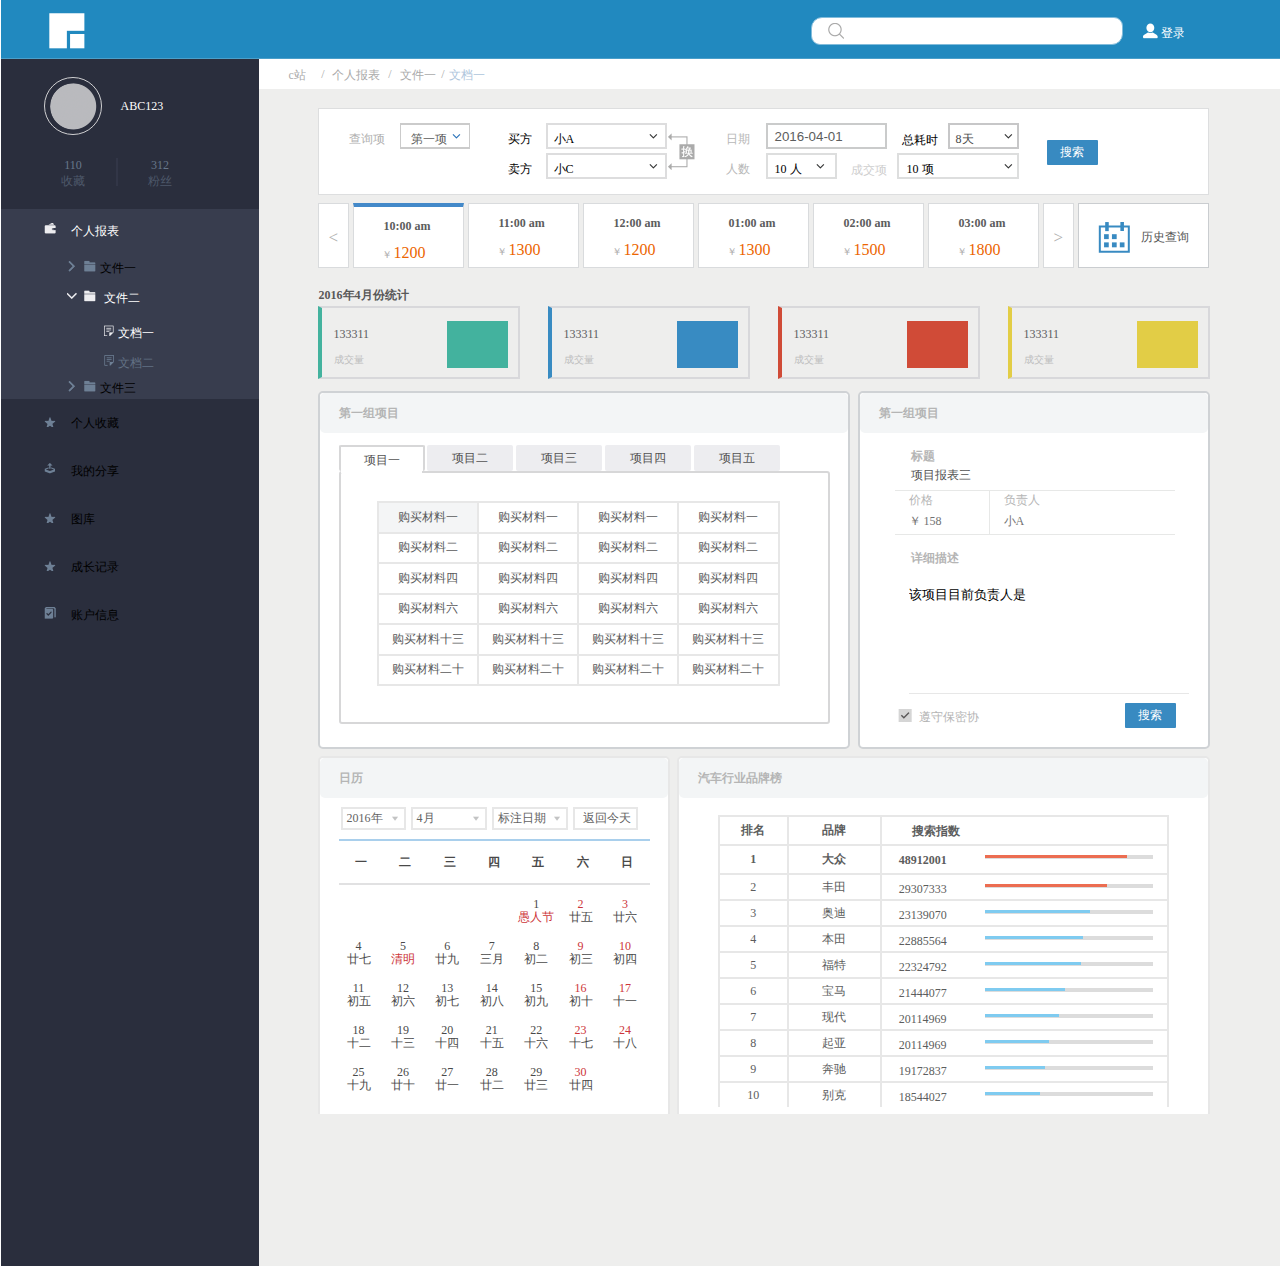
<file: static page-mabey it's terrible/DiligentBee-4/index.html>
<!DOCTYPE html>
<html>
<head>
	<title>个人首页-校园说-交流干货，分享人生</title>
	<meta charset="utf-8"/>
	<meta name="keywords" content="项目"/>
	<meta name="description" content="管理页面"/>
	<link rel="stylesheet" href="index.css">
</head>
<body>
<div id="content-page">
	<div id="page-top" class="clearfix">
		<a href="#" target="_blank" class="icon"></a>
		<div class="search">
		  <form action="#">
		    <input type="text" class="searchtext"/>
			<input type="submit" class="btn" value="" />
		  </form>
		</div>
		<div class="log-in">
			<a href="#" target="_blank"></a>
			<input type="button" value="登录" />
		</div>
	</div>
	<div class="content clearfix">
		<div class="personal-menu">
			<div class="head-portarit">
				<div class="portrait clearfix">
					<div class="bordecoration">
						<a href="#" target="#"><img src="img/headimage.png" alt="头像"></a>
					</div>
					<p id="name"><a href="#">ABC123</a></p>
				</div>
				<div class="informa clearfix">
					<p class="borp"><span id="collect">110</span><a href="#">收藏</a></p>
					<p><span id="fans">312</span><a href="#">粉丝</a></p>
				</div>
			</div>
			<ul class="menu">
				<li class="pertable"><span>个人报表</span>
					<ul class="filemenu">
						<li>文件一</li>
						<li class="file"><span>文件二</span>
							<ul>
								<li class="document" id="active"><a href="#">文档一</a></li>
								<li class="document"><a href="#">文档二</a></li>
							</ul>
						</li>
						<li>文件三</li>
					</ul>
				</li>
				<li class="percllect">个人收藏</li>
				<li class="pershare">我的分享</li>
				<li class="imgfile">图库</li>
				<li class="growing">成长记录</li>
				<li class="account">账户信息</li>
			</ul>
		</div>
	    <div class="rightdata-view">
	    	<div class="view-head">
	    		<p class="clearfix">
	    			<a class="viewsite" href="#" target="_blank">c站</a>
	    			<a class="viewchoose" href="#" target="_blank">个人报表</a>
	    			<a class="viewfile" href="#" target="_blank">文件一</a>
	    			<a class="viewdoc" href="#"  target="_blank">文档一</a>
	    		</p>
	    	</div>
	    	<div class="view-content">
	    		<div class="search-area">
	    			<form action="#" class="clearfix">
	    				<div class="chooseoption clearfix">
	    					<h2>查询项</h2>
	    					<div class="selectt">
	    						<a href="javascript:;" id="btn-select"></a>
	    						<span class="curselect">第一项</span>
	    						<select>
	    							<option value="第一项">第一项</option>
	    							<option value="第n项">第一项</option>
	    						</select>
	    					</div>
	    				</div>
	    				<div class="deal">
	    					<div class="buy clearfix">
	    						<p>买方</p>
	    						<div class="select-buy">
	    							<a href="javascript:;" id="btn-buy"></a>
	    							<span class="buyselect">小A</span>
	    							<select>
	    								<option value="小5">小A</option>
	    								<option value="小A">小A</option>
	    							</select>
	    						</div>
	    					</div>
	    					<div class="sell clearfix">
	    						<p>卖方</p>
	    						<div class="select-sell">
	    							<a href="javascript:;" id="btn-sell"></a>
	    							<span class="sellselect">小C</span>
	    							<select>
	    								<option value="小5">小C</option>
	    								<option value="小C">小5</option>
	    							</select>
	    						</div>
	    					</div>
	    				</div>
	    				<div class="route clearfix">
	    					<div class="date">
	    						<p>日期</p>
	    						<input type="text" id="dat" value="2016-04-01">
	    					</div>
	    					<div class="sptime">
	    						<p>总耗时</p>
	    						<div class="sptime-select">
	    							<a href="javascript:;" id="btn-sptime"></a>
	    							<span class="spselect">8天</span>
	    							<select>
	    								<option value="8天">8天</option>
	    								<option value="6天">6天</option>
	    							</select>
	    						</div>
	    					</div>
	    					<div class="number">
	    						<div class="personumer">
	    							<p>人数</p>
	    							<div class="perso-select">
	    								<a href="javascript:;"></a>
	    								<span>10 人</span>
	    								<select>
	    									<option value="10 人">10 人</option>
	    									<option value="10 人">10 人</option>
	    								</select>
	    							</div>
	    						</div>
	    						<div class="whatitem">
	    							<p>成交项</p>
	    							<div class="whoitem-select">
	    								<a href="javascript:;"></a><span>10 项</span>
	    								<select>
	    									<option value="9 项">10 项</option>
	    									<option value="8 项">10 项</option>
	    								</select>
	    							</div>
	    						</div>
	    					</div>
	    				</div>
	    				<input class="search-btn" type="submit" value="搜索"/>
	    			</form>
	    		</div>
	    		<div class="history clearfix">
	    			<a href="javascript;;" class="btn-left"></a>
	    			<ul class="his-area">
	    				<li class="active">
	    				  <a href="#">
	    					<h3>10:00&nbsp;am</h3>
	    					<p>1200</p>
	    				  </a>
	    				</li>
	    				<li>
	    				  <a href="#">
	    					<h3>11:00&nbsp;am</h3>
	    					<p>1300</p>
	    				  </a>
	    				</li>
	    				<li>
	    				  <a href="#">
	    					<h3>12:00&nbsp;am</h3>
	    					<p>1200</p>
	    				  </a>
	    				</li>
	    				<li>
	    				  <a href="#">
	    					<h3>01:00&nbsp;am</h3>
	    					<p>1300</p>
	    				  </a>
	    				</li>
	    				<li>
	    				  <a href="#">
	    					<h3>02:00&nbsp;am</h3>
	    					<p>1500</p>
	    				  <a>
	    				</li>
	   					<li class="last">
	   					  <a href="#">
	   						<h3>03:00&nbsp;am</h3>
	    					<p>1800</p>
	    				  </a>
	   					</li>
	    			</ul>
	    			<a href="javascript;;" class="btn-right"></a>
	    			<div class="click-search">
	    				<a href="#">
	    					<img src="img/背景图/month.png" alt="历史查询图标"/>
	    					<p>历史查询</p>
	    				</a>
	    			</div>
	    		</div>
	    		<div class="summary">
	    			<h2>2016年4月份统计</h2>
	    			<ul class="list-summary">
	    				<li class="sumarry1">
	    					<a class="num">133311</a>
	    					<p>成交量</p>
	    					<a href="#" class="set"></a>
	    				</li>
	    				<li class="sumarry2">
	    					<a  class="num">133311</a>
	    					<p>成交量</p>
	    					<a href="#" class="set"></a>
	    				</li>
	    				<li class="sumarry3">
	    					<a  class="num">133311</a>
	    					<p>成交量</p>
	    					<a href="#" class="set"></a>
	    				</li>
	    				<li class="sumarry4">
	    					<a  class="num">133311</a>
	    					<p>成交量</p>
	    					<a href="#" class="set"></a>
	    				</li>
	    			</ul>
	    		</div>
	    		<div class="factitem">
	    			<div class="factable">
	    				<h3 class="tablehead">第一组项目</h3>
	    				<ul class="day">
	    					<li class="dayactive fi"><a href="#">项目一</a></li>
	    					<li><a href="#">项目二</a></li>
	    					<li><a href="#">项目三</a></li>
	    					<li><a href="#">项目四</a></li>
	    					<li class="la"><a href="#">项目五</a></li>
	    				</ul>
	    				<div class="factab">
	    					<img src="img/背景图/blank.png" alt="blank"/>
	    					<table id="record">
	    						<tr>
	    							<td class="reactive"><a href="#">购买材料一</a></td>
	    							<td><a href="#">购买材料一</a></td>
	    							<td><a href="#">购买材料一</a></td>
	    							<td><a href="#">购买材料一</a></td>
	    						</tr>
	    						<tr>
	    							<td><a href="#">购买材料二</a></td>
	    							<td><a href="#">购买材料二</a></td>
	    							<td><a href="#">购买材料二</a></td>
	    							<td><a href="#">购买材料二</a></td>
	    						<tr>
	    							<td><a href="#">购买材料四 </a></td>
	    							<td><a href="#">购买材料四 </a></td>
	    							<td><a href="#">购买材料四 </a></td>
	    							<td><a href="#">购买材料四 </a></td>
	    						</tr>
	    						<tr>
	    							<td><a href="#">购买材料六</a></td>
	    							<td><a href="#">购买材料六</a></td>
	    							<td><a href="#">购买材料六</a></td>
	    							<td><a href="#">购买材料六</a></td>
	    						</tr>
	    						<tr>
	    							<td><a href="#">购买材料十三</a></td>
	    							<td><a href="#">购买材料十三</a></td>
	    							<td><a href="#">购买材料十三</a></td>
	    							<td><a href="#">购买材料十三</a></td>
	    						</tr>
	    						<tr>
	    							<td><a href="#">购买材料二十</a></td>
	    							<td><a href="#">购买材料二十</a></td>
	    							<td><a href="#">购买材料二十</a></td>
	    							<td><a href="#">购买材料二十</a></td>
	    						</tr>
	    					</table>
	    				</div>
	    			</div>
	    			<div class="factper">
	    				<h3 class="tablehead">第一组项目</h3>
	    				<form action="#">
	    					<h4>标题</h4>
	    					<p id="fatable">项目报表三</p>
	    					<div class="litable">
	    						<p class="valu"><span>价格</span><span id="price">￥&nbsp;158</span>
	    						</p>
	    						<p ><span>负责人</span><span id="manage">小A</span>
	    						</p>
	    					</div>
	    					<h4 class="hint">详细描述</h4>
	    					<textarea name="description" id="fuactual" cols="30" rows="10">
	    						该项目目前负责人是
	    					</textarea>
	    					<div class="factsubmit">
	    						<div class="styl">
	    							<img src="img/背景图/radio.png" alt="style">
	    						</div>
	    						<input type="radio" checked="checked" class="radi" />
	    						<p>遵守保密协议</p>
	    					    <input type="submit" class="search-btn" value="搜索" />
	    					</div>
	    				</form>
	    			</div>
	    		</div>
	    		<div class="calender-industry">
	    			<div class="calender">
	    				<h3 class="tablehead">日历</h3>
	    				<div class="calend-btn">
	    					<div class="year-select">
	    						<a href="javascript:;"></a>
	    						<p>2016年</p>
	    						<select>
	    							<option value="2015">2015年</option>
	    							<option value="2014">2014年</option>
	    						</select>
	    					</div>
	    					<div class="month-select">
	    						<a href="javascript:;"></a>
	    						<p>4月</p>
	    						<select>
	    							<option value="5">5月</option>
	    							<option value="6">6月</option>
	    						</select>
	    					</div>
	    					<div class="label-select">
	    						<a href="javascript:;"></a>
	    						<p>标注日期</p>
	    						<select>
	    							<option value="1">1</option>
	    							<option value="2">2</option>
	    						</select>
	    					</div>
	    					<a href="javascript:;" class="returnbtn">返回今天</a>
	    				</div>
	    				<table class="calender-table">
	    					<tbody>
	    						<tr>
	    							<th>一</th>
	    							<th>二</th>
	    							<th>三</th>
	    							<th>四</th>
	    							<th>五</th>
	    							<th>六</th>
	    							<th>日</th>
	    						</tr>
	    						<tr>
	    							<td>
	    								<div class="c-border blk">
	    									<a href="#" class="c-content">
	    										<span class="daynum"></span>
	    										<span class="almanic"></span>
	    									</a>
	    								</div>
	    							</td>
	    							<td>
	    								<div class="c-border blk">
	    									<a href="#" class="c-content ">
	    										<span class="daynum"></span>
	    										<span class="almanic"></span>
	    									</a>
	    								</div>
	    							</td>
	    							<td>
	    								<div class="c-border blk">
	    									<a href="#" class="c-content ">
	    										<span class="daynum"></span>
	    										<span class="almanic"></span>
	    									</a>
	    								</div>
	    							</td>
	    							<td>
	    								<div class="c-border blk">
	    									<a href="#" class="c-content">
	    										<span class="daynum"></span>
	    										<span class="almanic"></span>
	    									</a>
	    								</div>
	    							</td>
	    							<td>
	    								<div class="c-border">
	    									<a href="#" class="c-content">
	    										<span class="daynum">1</span>
	    										<span class="almanic colo">愚人节</span>
	    									</a>
	    								</div>
	    							</td>
	    							<td>
	    								<div class="c-border">
	    									<a href="#" class="c-content">
	    										<span class="daynum colo">2</span>
	    										<span class="almanic">廿五</span>
	    									</a>
	    								</div>
	    							</td>
	    							<td>
	    								<div class="c-border">
	    									<a href="#" class="c-content">
	    										<span class="daynum colo">3</span>
	    										<span class="almanic">廿六</span>
	    									</a>
	    								</div>
	    							</td>
	    						</tr>
	    						<tr>
	    							<td>
	    								<div class="c-border">
	    									<a href="#" class="c-content">
	    										<span class="daynum">4</span>
	    										<span class="almanic">廿七</span>
	    									</a>
	    								</div>
	    							</td>
	    							<td>
	    								<div class="c-border">
	    									<a href="#" class="c-content">
	    										<span class="daynum">5</span>
	    										<span class="almanic colo">清明</span>
	    									</a>
	    								</div>
	    							</td>
	    							<td>
	    								<div class="c-border">
	    									<a href="#" class="c-content">
	    										<span class="daynum">6</span>
	    										<span class="almanic">廿九</span>
	    									</a>
	    								</div>
	    							</td>
	    							<td>
	    								<div class="c-border">
	    									<a href="#" class="c-content">
	    										<span class="daynum">7</span>
	    										<span class="almanic">三月</span>
	    									</a>
	    								</div>
	    							</td>
	    							<td>
	    								<div class="c-border">
	    									<a href="#" class="c-content">
	    										<span class="daynum">8</span>
	    										<span class="almanic">初二</span>
	    									</a>
	    								</div>
	    							</td>
	    							<td>
	    								<div class="c-border">
	    									<a href="#" class="c-content">
	    										<span class="daynum colo">9</span>
	    										<span class="almanic">初三</span>
	    									</a>
	    								</div>
	    							</td>
	    							<td>
	    								<div class="c-border">
	    									<a href="#" class="c-content">
	    										<span class="daynum colo">10</span>
	    										<span class="almanic">初四</span>
	    									</a>
	    								</div>
	    							</td>
	    						</tr>
	    						<tr>
	    							<td>
	    								<div class="c-border">
	    									<a href="#" class="c-content">
	    										<span class="daynum">11</span>
	    										<span class="almanic">初五</span>
	    									</a>
	    								</div>
	    							</td>
	    							<td>
	    								<div class="c-border">
	    									<a href="#" class="c-content">
	    										<span class="daynum">12</span>
	    										<span class="almanic">初六</span>
	    									</a>
	    								</div>
	    							</td>
	    							<td>
	    								<div class="c-border">
	    									<a href="#" class="c-content">
	    										<span class="daynum">13</span>
	    										<span class="almanic">初七</span>
	    									</a>
	    								</div>
	    							</td>
	    							<td>
	    								<div class="c-border">
	    									<a href="#" class="c-content">
	    										<span class="daynum">14</span>
	    										<span class="almanic">初八</span>
	    									</a>
	    								</div>
	    							</td>
	    							<td>
	    								<div class="c-border">
	    									<a href="#" class="c-content">
	    										<span class="daynum">15</span>
	    										<span class="almanic">初九</span>
	    									</a>
	    								</div>
	    							</td>
	    							<td>
	    								<div class="c-border">
	    									<a href="#" class="c-content">
	    										<span class="daynum colo">16</span>
	    										<span class="almanic">初十</span>
	    									</a>
	    								</div>
	    							</td>
	    							<td>
	    								<div class="c-border">
	    									<a href="#" class="c-content">
	    										<span class="daynum colo">17</span>
	    										<span class="almanic">十一</span>
	    									</a>
	    								</div>
	    							</td>
	    						</tr>
	    						<tr>
	    							<td>
	    								<div class="c-border">
	    									<a href="#" class="c-content">
	    										<span class="daynum">18</span>
	    										<span class="almanic">十二</span>
	    									</a>
	    								</div>
	    							</td>
	    							<td>
	    								<div class="c-border">
	    									<a href="#" class="c-content">
	    										<span class="daynum">19</span>
	    										<span class="almanic">十三</span>
	    									</a>
	    								</div>
	    							</td>
	    							<td>
	    								<div class="c-border">
	    									<a href="#" class="c-content">
	    										<span class="daynum">20</span>
	    										<span class="almanic">十四</span>
	    									</a>
	    								</div>
	    							</td>
	    							<td>
	    								<div class="c-border">
	    									<a href="#" class="c-content">
	    										<span class="daynum">21</span>
	    										<span class="almanic">十五</span>
	    									</a>
	    								</div>
	    							</td>
	    							<td>
	    								<div class="c-border">
	    									<a href="#" class="c-content">
	    										<span class="daynum">22</span>
	    										<span class="almanic">十六</span>
	    									</a>
	    								</div>
	    							</td>
	    							<td>
	    								<div class="c-border">
	    									<a href="#" class="c-content">
	    										<span class="daynum colo">23</span>
	    										<span class="almanic">十七</span>
	    									</a>
	    								</div>
	    							</td>
	    							<td>
	    								<div class="c-border">
	    									<a href="#" class="c-content">
	    										<span class="daynum colo">24</span>
	    										<span class="almanic">十八</span>
	    									</a>
	    								</div>
	    							</td>
	    						</tr>
	    						<tr>
	    							<td>
	    								<div class="c-border">
	    									<a href="#" class="c-content">
	    										<span class="daynum">25</span>
	    										<span class="almanic">十九</span>
	    									</a>
	    								</div>
	    							</td>
	    							<td>
	    								<div class="c-border">
	    									<a href="#" class="c-content">
	    										<span class="daynum">26</span>
	    										<span class="almanic">廿十</span>
	    									</a>
	    								</div>
	    							</td>
	    							<td>
	    								<div class="c-border">
	    									<a href="#" class="c-content">
	    										<span class="daynum">27</span>
	    										<span class="almanic">廿一</span>
	    									</a>
	    								</div>
	    							</td>
	    							<td>
	    								<div class="c-border">
	    									<a href="#" class="c-content">
	    										<span class="daynum">28</span>
	    										<span class="almanic">廿二</span>
	    									</a>
	    								</div>
	    							</td>
	    							<td>
	    								<div class="c-border">
	    									<a href="#" class="c-content">
	    										<span class="daynum">29</span>
	    										<span class="almanic">廿三</span>
	    									</a>
	    								</div>
	    							</td>
	    							<td>
	    								<div class="c-border">
	    									<a href="#" class="c-content">
	    										<span class="daynum colo">30</span>
	    										<span class="almanic">廿四</span>
	    									</a>
	    								</div>
	    							</td>
	    							<td>
	    								<div class="c-border blk">
	    									<a href="#" class="c-content ">
	    										<span class="daynum"></span>
	    										<span class="almanic"></span>
	    									</a>
	    								</div>
	    							</td>
	    						</tr>
	    					</tbody>
	    				</table>
	    			</div>
	    			<div class="industry">
	    				<h3 class="tablehead">汽车行业品牌榜</h3>
	    				<table id="search-data">
	    					<thead>
	    						<tr>
	    							<th class="ranking">排名</th>
	    							<th class="brand">品牌</th>
	    							<th class="data"><p>搜索指数</p></th>
	    						</tr>
	    					</thead>
	    					<tr>
	    						  <th>1</th>
	    						  <th><a href="#">大众</a></th>
	    						  <th class="pos"><p>48912001</p>
									<span class="btf1"></span>
									<span></span>
	    						  </th>
	    					</tr>
	    					<tr>
	    						<td>2</td>
	    						<td>丰田</td>
	    						<td class="pos"><p>29307333</p>
	    							<span class="btf2"></span>
	    							<span></span>
                                </td>
	    					</tr>
	    					<tr>
	    						<td>3</td>
	    						<td><a href="#">奥迪</a></td>
	    						<td class="pos"><p>23139070</p>
									<span class="btf3"></span>
									<span></span>
	    						</td>
	    					</tr>
	    					<tr>
	    						<td>4</td>
	    						<td><a href="#">本田</a></td>
	    						<td class="pos"><p>22885564</p>
                                   <span class="btf4"></span>
                                   <span></span>
	    						</td>
	    					</tr>
	    					<tr>
	    						<td>5</td>
	    						<td><a href="#">福特</a></td>
	    						<td class="pos"><p>22324792</p>
									<span class="btf5"></span>
									<span></span>
	    						</td>
	    					</tr>
	    					<tr>
	    						<td>6</td>
	    						<td><a href="#">宝马</a></td>
	    						<td class="pos"><p>21444077</p>
									<span class="btf6"></span>
									<span></span>
	    						</td>
	    					</tr>
	    					<tr>
	    						<td>7</td>
	    						<td><a href="#">现代</a></td>
	    						<td class="pos"><p>20114969</p>
									<span class="btf7"></span>
									<span></span>
	    						</td>
	    					</tr>
	    					<tr>
	    						<td>8</td>
	    						<td><a href="#">起亚</a></td>
	    						<td class="pos"><p>20114969</p>
									<span class="btf8"></span>
									<span></span>
	    						</td>
	    					</tr>
	    					<tr>
	    						<td>9</td>
	    						<td><a href="#">奔驰</a></td>
	    						<td class="pos"><p>19172837</p>
	    							<span class="btf9"></span>
	    							<span></span>
	    						</td>
	    					</tr>
	    					<tr>
	    						<td class="no-line">10</td>
	    						<td class="no-line"><a href="#">别克</a></td>
	    						<td class="no-line pos"><p>18544027</p>
									<span class="btf10"></span>
									<span></span>
	    						</td>
	    					</tr>
	    				</table>
	    			</div>
	    		</div>
	    	</div>
	    </div>
	</div>
</div>
</body>
</html>
</file>
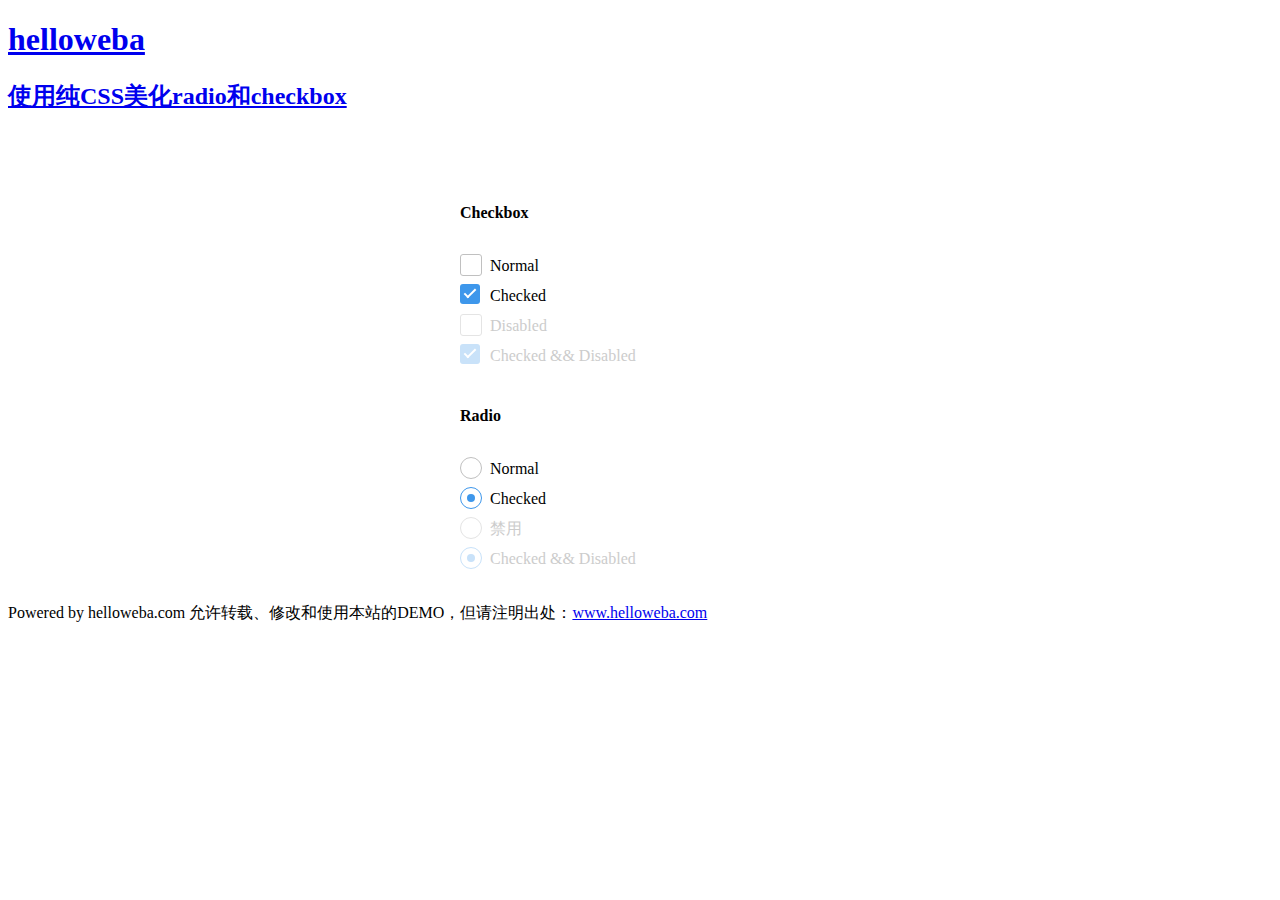
<file: static page-mabey it's terrible/DiligentBee-3/magic-check (1)/index.html>
<!DOCTYPE HTML>
<html>
<head>
<meta charset="utf-8">
<meta http-equiv="X-UA-Compatible" content="IE=edge">
<meta name="viewport" content="width=device-width, initial-scale=1">
<title>演示：使用纯CSS美化radio和checkbox</title>
<meta name="keywords" content="css" />
<meta name="description" content="Helloweba演示平台，演示XHTML、CSS、jquery、PHP案例和示例" />
<link rel="stylesheet" type="text/css" href="http://www.helloweba.com/demo/css/main.css" />
<link rel="stylesheet" type="text/css" href="magic-check.css">
<style type="text/css">

.demo{width:360px;margin:50px auto 10px auto;padding:10px;}
.demo img{width:90%}
.demo h3{font-size:1.5em;line-height:1.9em}

.col{margin-top:20px}
.col h4{height:40px;line-height:40px}
.opt{height:30px;line-height:24px}
</style>

</head>

<body>
<div id="header">
   <div id="logo"><h1><a href="http://www.helloweba.com" title="返回helloweba首页">helloweba</a></h1></div>
</div>

<div id="main">
   <h2 class="top_title"><a href="http://www.helloweba.com/view-blog-361.html">使用纯CSS美化radio和checkbox</a></h2>
  
	<div class="demo">
		<div class="col">
          <h4>Checkbox</h4>
			
			<div class="opt">
				<input class="magic-checkbox" type="checkbox" name="layout" id="c1">
				<label for="c1">Normal</label>
			</div>
			<div class="opt">
				<input class="magic-checkbox" type="checkbox" name="layout" id="c2" checked>
				<label for="c2">Checked</label>
			</div>
			<div class="opt">
				<input class="magic-checkbox" type="checkbox" name="layout" id="c3" value="option2" disabled>
				<label for="c3" style="color:#ccc">Disabled</label>
			</div>
			<div class="opt">
				<input class="magic-checkbox" type="checkbox" name="layout" id="c4" checked disabled>
				<label for="c4" style="color:#ccc">Checked && Disabled</label>
			</div>



        </div>

        <div class="col">
			<h4>Radio</h4>
			<div class="opt">
				<input class="magic-radio" type="radio" name="radio" id="r1" value="option1">
				<label for="r1">Normal</label>
			</div>
			<div class="opt">
				<input class="magic-radio" type="radio" name="radio" id="r2" value="option2" checked>
				<label for="r2">Checked</label>
			</div>
			<div class="opt">
				<input class="magic-radio" type="radio" name="radio" id="r3" value="option3" disabled>
				<label for="r3" style="color:#ccc">禁用</label>
			</div>
			<div class="opt">
				<input class="magic-radio" type="radio" id="r4" value="option4" checked disabled>
				<label for="r4" style="color:#ccc">Checked && Disabled</label>
			</div>
        </div>
	</div>
	
</div>

<div id="footer">
    <p>Powered by helloweba.com  允许转载、修改和使用本站的DEMO，但请注明出处：<a href="http://www.helloweba.com">www.helloweba.com</a></p>
</div>

</body>
</html>
</file>
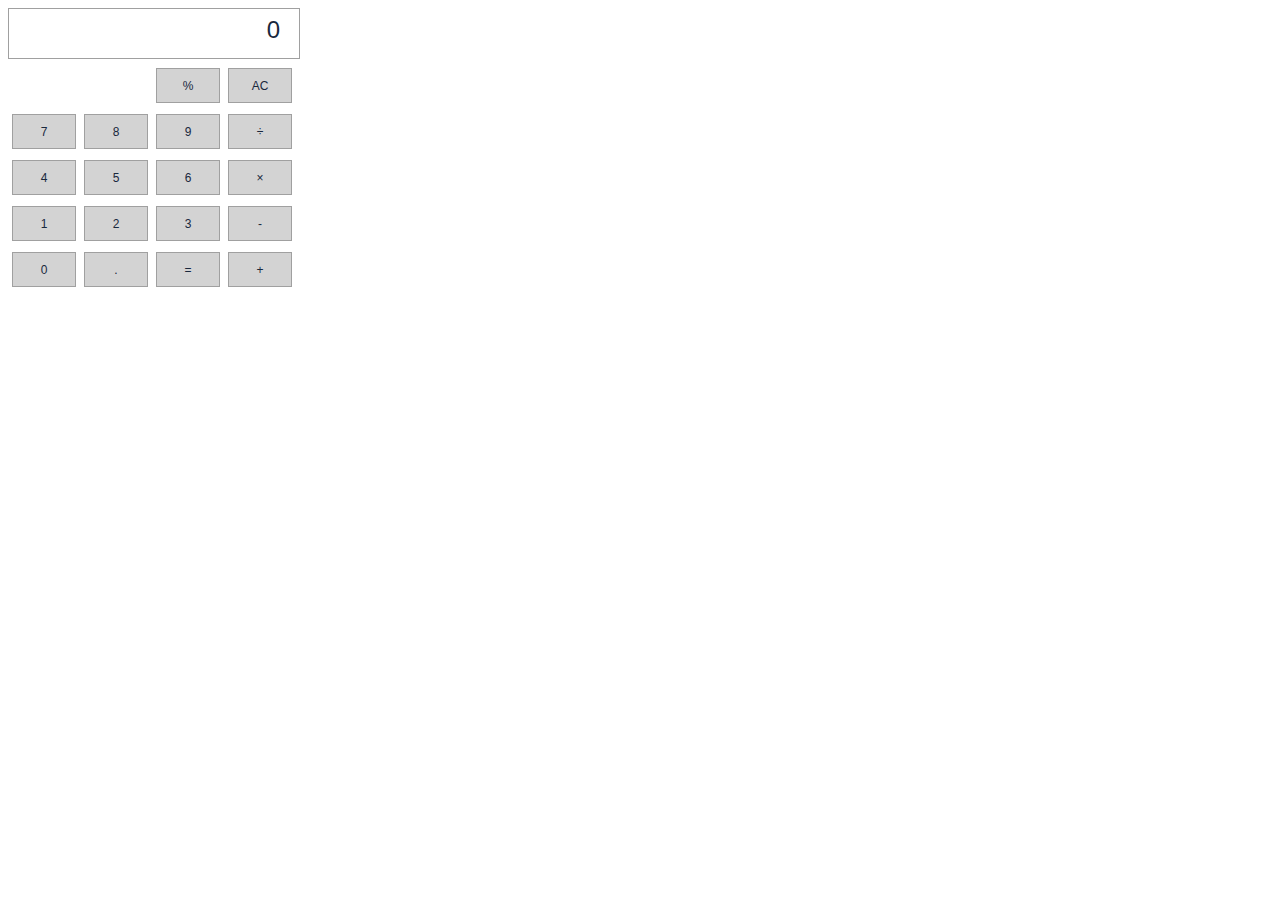
<file: calculater/calculater.html>
<!DOCTYPE html>
<html>
	<head>
		<title>calculator</title>
		<meta http-equiv="Content-Type" content="text/html; charset=utf-8" />
		<meta name="keywords" content="calculater" />
		<meta name="description" content="计算器" />
		<link rel="stylesheet" href="calculater.css"/>
	</head>
	<body>
	<div class="wrap">
		<div class="show-screen">
			<p id="show">0</p>
		</div>
		<div class="operator-btn">
			<div class="line">
				<input type="button" class="opera fir" value="%" />
				<input type="button" id="reset" class="flo last" value="AC" />
			</div>
			<div class="line">
				<input type="button" class="num flo" value="7"/>
				<input type="button" class="num flo" value="8"/>
				<input type="button" class="num flo" value="9"/>
				<input type="button" class="opera flo last" value="÷"/>
			</div>
			<div class="line">
				<input type="button" value="4" class="num flo"/>
				<input type="button" value="5" class="num flo"/>
				<input type="button" value="6" class="num flo"/>
				<input type="button" value="×" class="opera flo last"/>
			</div>
			<div class="line">
				<input type="button" value="1" class="num flo"/>
				<input type="button" value="2" class="num flo"/>
				<input type="button" value="3" class="num flo"/>
				<input type="button" value="-"	class="opera flo last"/>
			</div>
			<div class="line">
				<input type="button" value="0" class="num flo"/>
				<input type="button" value="." class="flo num "/>
				<input type="button" value="=" id="equal" class="flo"/>
				<input type="button" value="+" class="opera flo last"/>
			</div>
		</div>
	</div>
	<script src="tool.js"></script>
	<script src="calculater.js"></script>
	</body>
</html>
</file>
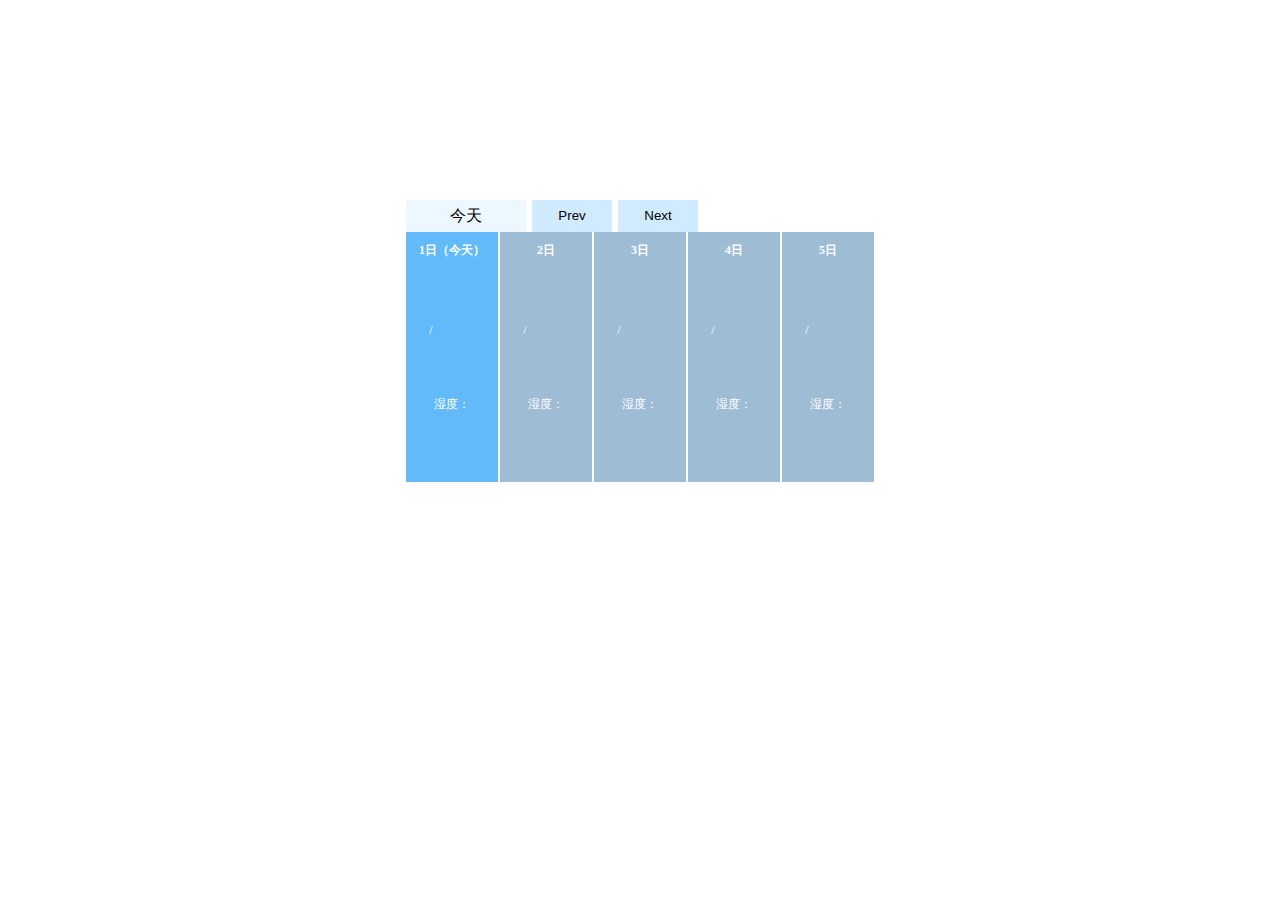
<file: weather-forcast-Ajax/weather-2.html>
<!DOCTYPE html>
<html lang="en">
<head>
	<meta charset="UTF-8">
	<title>weather-procast</title>
	<link rel="stylesheet" href="weather.css">
</head>
<body>
<div class="wrap">
	<div class="head">
		<p id="day">今天</p>
		<input type="button" value="Prev" class="prev" />
		<input type="button" value="Next" class="next" />
	</div>
	<div class="main">
		<ul id="list">
			<li class="day active">
				<h2 class="time">1日（今天）</h2>
				<p class="weather"></p>
				<p class="temp"><span class="min"></span><span class="max"></span></p>
				<p class="hum">湿度：</p>
			</li>
			<li class="day">
				<h2 class="time">2日</h2>
				<p class="weather"></p>
				<p class="temp"><span class="min"></span><span class="max"></span></p>
				<p class="hum">湿度：</p>
			</li>
			<li class="day">
				<h2 class="time">3日</h2>
				<p class="weather"></p>
				<p class="temp"><span class="min"></span><span class="max"></span></p>
				<p class="hum">湿度：</p>
			</li>
			<li class="day">
				<h2 class="time">4日</h2>
				<p class="weather"></p>
				<p class="temp"><span class="min"></span><span class="max"></span></p>
				<p class="hum">湿度：</p>
			</li>
			<li class="day last">
				<h2 class="time">5日</h2>
				<p class="weather"></p>
				<p class="temp"><span class="min"></span><span class="max"></span></p>
				<p class="hum">湿度：</p>
			</li>
			<li class="day ">
				<h2 class="time">6日</h2>
				<p class="weather"></p>
				<p class="temp"><span class="min"></span><span class="max"></span></p>
				<p class="hum">湿度：</p>
			</li>
				<li class="day ">
				<h2 class="time">7日</h2>
				<p class="weather"></p>
				<p class="temp"><span class="min"></span><span class="max"></span></p>
				<p class="hum">湿度：</p>
			</li>
			<li class="day ">
				<h2 class="time">8日</h2>
				<p class="weather"></p>
				<p class="temp"><span class="min"></span><span class="max"></span></p>
				<p class="hum">湿度：</p>
			</li>
			<li class="day ">
				<h2 class="time">9日</h2>
				<p class="weather"></p>
				<p class="temp"><span class="min"></span><span class="max"></span</p>
				<p class="hum">湿度：</p>
			</li>
			<li class="day last">
				<h2 class="time">10日</h2>
				<p class="weather"></p>
				<p class="temp"><span class="min"></span><span class="max"></span></p>
				<p class="hum">湿度：</p>
			</li>
		</ul>
		<ul id="show">
			<li class="show-list">
				<ul>
					<li class="show-main">
						<p class="showeve"><span class="showdate">日期</span> <span class="eve">33</span></p>
						<p class="humidity">相对湿度：</p>
					</li>
					<li class="morn">
						<h3>日间</h3>
						<p class="tem1"></p>
						<p class="cloud">微风</p>
						<p class="t">日出：06:13</p>
					</li>
					<li class="night">
						<h3>夜间</h3>
						<p class="tem2"></p>
						<p class="cloud">微风</p>
						<p class="t">日落：19:46</p>
					</li>
				</ul>
			</li>
			<li class="show-list">
				<ul>
					<li class="show-main">
						<p class="showeve"><span class="showdate">日期</span> <span class="eve">33</span></p>
						<p class="humidity">相对湿度：</p>
					</li>
					<li class="morn">
						<h3>日间</h3>
						<p class="tem1"></p>
						<p class="cloud">微风</p>
						<p class="t">日出：06:13</p>
					</li>
					<li class="night">
						<h3>夜间</h3>
						<p class="tem2"></p>
						<p class="cloud">微风</p>
						<p class="t">日落：19:46</p>
					</li>
				</ul>
			</li>
			<li class="show-list">
				<ul>
					<li class="show-main">
						<p class="showeve"><span class="showdate">日期</span> <span class="eve">33</span></p>
						<p class="humidity">相对湿度：</p>
					</li>
					<li class="morn">
						<h3>日间</h3>
						<p class="tem1"></p>
						<p class="cloud">微风</p>
						<p class="t">日出：06:13</p>
					</li>
					<li class="night">
						<h3>夜间</h3>
						<p class="tem2"></p>
						<p class="cloud">微风</p>
						<p class="t">日落：19:46</p>
					</li>
				</ul>
			</li>
			<li class="show-list">
				<ul>
					<li class="show-main">
						<p class="showeve"><span class="showdate">日期</span> <span class="eve">33</span></p>
						<p class="humidity">相对湿度：</p>
					</li>
					<li class="morn">
						<h3>日间</h3>
						<p class="tem1"></p>
						<p class="cloud">微风</p>
						<p class="t">日出：06:13</p>
					</li>
					<li class="night">
						<h3>夜间</h3>
						<p class="tem2"></p>
						<p class="cloud">微风</p>
						<p class="t">日落：19:46</p>
					</li>
				</ul>
			</li>
			<li class="show-list">
				<ul>
					<li class="show-main">
						<p class="showeve"><span class="showdate">日期</span> <span class="eve">33</span></p>
						<p class="humidity">相对湿度：</p>
					</li>
					<li class="morn">
						<h3>日间</h3>
						<p class="tem1"></p>
						<p class="cloud">微风</p>
						<p class="t">日出：06:13</p>
					</li>
					<li class="night">
						<h3>夜间</h3>
						<p class="tem2"></p>
						<p class="cloud">微风</p>
						<p class="t">日落：19:46</p>
					</li>
				</ul>
			</li>
			<li class="show-list">
				<ul>
					<li class="show-main">
						<p class="showeve"><span class="showdate">日期</span> <span class="eve">33</span></p>
						<p class="humidity">相对湿度：</p>
					</li>
					<li class="morn">
						<h3>日间</h3>
						<p class="tem1"></p>
						<p class="cloud">微风</p>
						<p class="t">日出：06:13</p>
					</li>
					<li class="night">
						<h3>夜间</h3>
						<p class="tem2"></p>
						<p class="cloud">微风</p>
						<p class="t">日落：19:46</p>
					</li>
				</ul>
			</li>
			<li class="show-list">
				<ul>
					<li class="show-main">
						<p class="showeve"><span class="showdate">日期</span> <span class="eve">33</span></p>
						<p class="humidity">相对湿度：</p>
					</li>
					<li class="morn">
						<h3>日间</h3>
						<p class="tem1"></p>
						<p class="cloud">微风</p>
						<p class="t">日出：06:13</p>
					</li>
					<li class="night">
						<h3>夜间</h3>
						<p class="tem2"></p>
						<p class="cloud">微风</p>
						<p class="t">日落：19:46</p>
					</li>
				</ul>
			</li>
			<li class="show-list">
				<ul>
					<li class="show-main">
						<p class="showeve"><span class="showdate">日期</span> <span class="eve">33</span></p>
						<p class="humidity">相对湿度：</p>
					</li>
					<li class="morn">
						<h3>日间</h3>
						<p class="tem1"></p>
						<p class="cloud">微风</p>
						<p class="t">日出：06:13</p>
					</li>
					<li class="night">
						<h3>夜间</h3>
						<p class="tem2"></p>
						<p class="cloud">微风</p>
						<p class="t">日落：19:46</p>
					</li>
				</ul>
			</li>
			<li class="show-list">
				<ul>
					<li class="show-main">
						<p class="showeve"><span class="showdate">日期</span> <span class="eve">33</span></p>
						<p class="humidity">相对湿度：</p>
					</li>
					<li class="morn">
						<h3>日间</h3>
						<p class="tem1"></p>
						<p class="cloud">微风</p>
						<p class="t">日出：06:13</p>
					</li>
					<li class="night">
						<h3>夜间</h3>
						<p class="tem2"></p>
						<p class="cloud">微风</p>
						<p class="t">日落：19:46</p>
					</li>
				</ul>
			</li>
			<li class="show-list">
				<ul>
					<li class="show-main">
						<p class="showeve"><span class="showdate">日期</span> <span class="eve">33</span></p>
						<p class="humidity">相对湿度：</p>
					</li>
					<li class="morn">
						<h3>日间</h3>
						<p class="tem1"></p>
						<p class="cloud">微风</p>
						<p class="t">日出：06:13</p>
					</li>
					<li class="night">
						<h3>夜间</h3>
						<p class="tem2"></p>
						<p class="cloud">微风</p>
						<p class="t">日落：19:46</p>
					</li>
				</ul>
			</li>
		</ul>
	</div>
</div>
<script type="text/javascript" src="ajax.js"></script>
<script type="text/javascript" src="weater-getAttr.js" ></script>
<script type="text/javascript" src="main.js"></script>
</body>
</html>
</file>
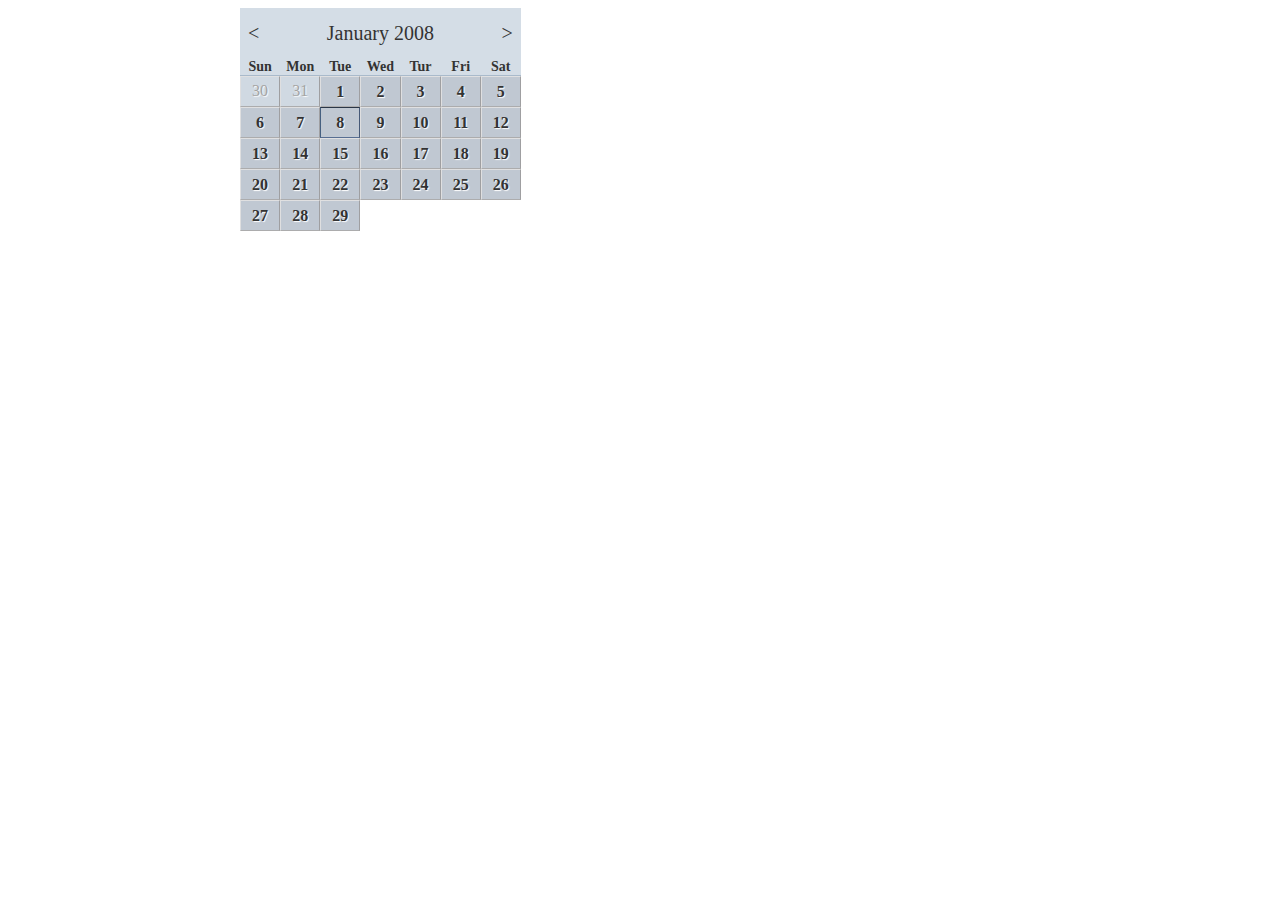
<file: Pure CSS/calender-css/test.html>
<!DOCTYPE <!DOCTYPE html>
<html>
<head>
	<title>test</title>
	<meta charset="utf-8"/>
	<link rel="stylesheet" href="test.css">
</head>
<body>
<div id="box">
	<table cellspacing="0" class="cal" summary="A calender style date picker">
		<caption>
			<a href="#" rel="prev">&lt;</a> January 2008 <a href="#" rel="next">&gt;</a>
		</caption>
			<colgroup>
				<col id="sun"/>
				<col id="mon"/>
				<col id="tue"/>
				<col id="wed"/>
				<col id="thur"/>
				<col id="fri"/>
				<col id="sat"/>
			</colgroup>
		<thead>
			<tr>
				<th scope="col">Sun</th>
				<th scope="col">Mon</th>
				<th scope="col">Tue</th>
				<th scope="col">Wed</th>
				<th scope="col">Tur</th>
				<th scope="col">Fri</th>
				<th scope="col">Sat</th>
			</tr>
		</thead>
		<tbody>
			<tr>
				<td class="null">30</td>
				<td class="null">31</td>
				<td><a href="#">1</a></td>
				<td><a href="#">2</a></td>
				<td><a href="#">3</a></td>
				<td><a href="#">4</a></td>
				<td><a href="#">5</a></td>
			</tr>
			<tr>
				<td><a href="#">6</a></td>
				<td><a href="#">7</a></td>
				<td class="selected"><a href="#">8</a></td>
				<td><a href="#">9</a></td>
				<td><a href="#">10</a></td>
				<td><a href="#">11</a></td>
				<td><a href="#">12</a></td>
			</tr>
			<tr>
				<td><a href="#">13</a></td>
				<td><a href="#">14</a></td>
				<td><a href="#">15</a></td>
				<td><a href="#">16</a></td>
				<td><a href="#">17</a></td>
				<td><a href="#">18</a></td>
				<td><a href="#">19</a></td>
			</tr>
			<tr>
				<td><a href="#">20</a></td>
				<td><a href="#">21</a></td>
				<td><a href="#">22</a></td>
				<td><a href="#">23</a></td>
				<td><a href="#">24</a></td>
				<td><a href="#">25</a></td>
				<td><a href="#">26</a></td>
			</tr>
			<tr>
				<td><a href="#">27</a></td>
				<td><a href="#">28</a></td>
				<td><a href="#">29</a></td>
			</tr>
		</tbody>
	</table>
</div>
</body>
</html>
</file>
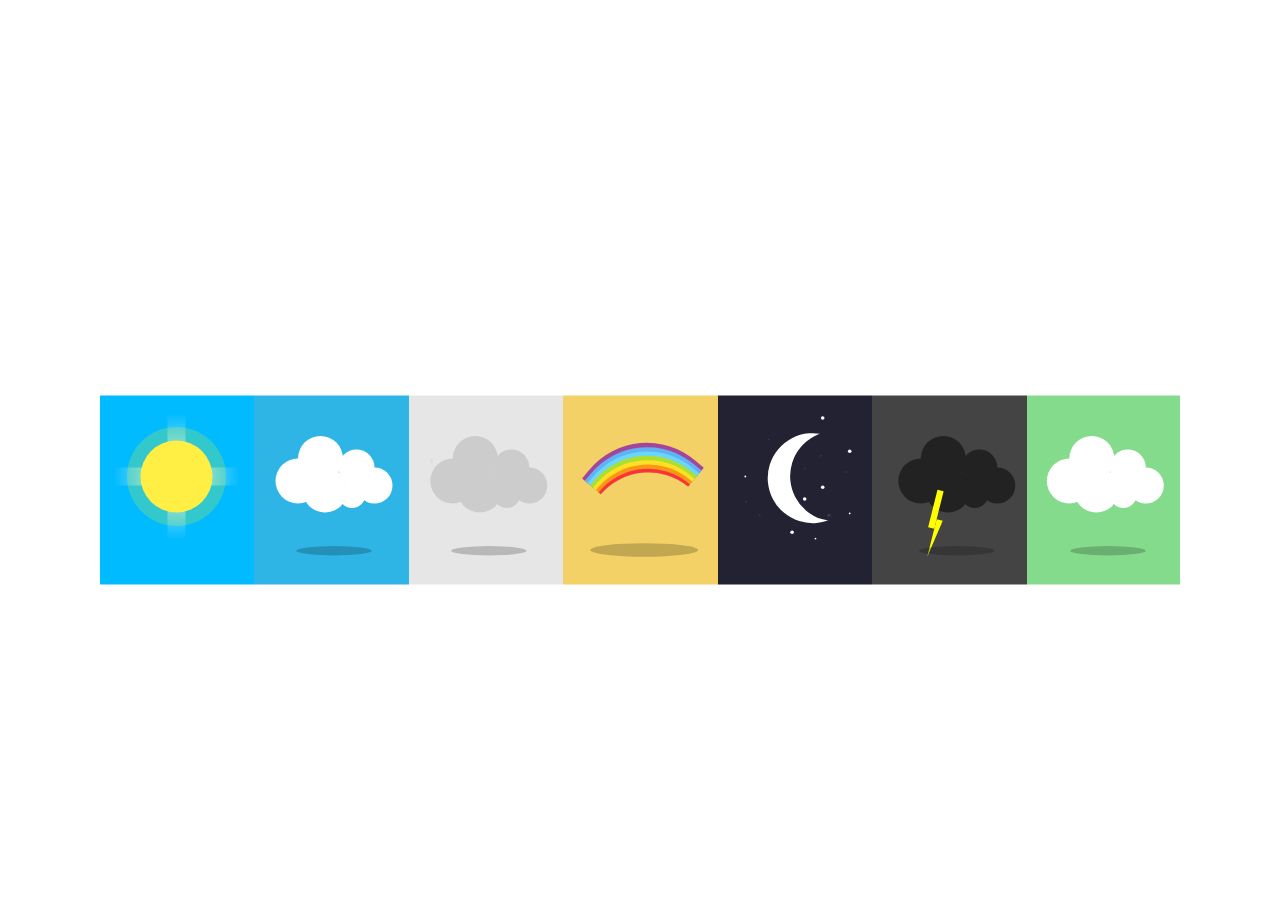
<file: Pure CSS/pure CSS3-weather forcast model/weather.html>
<!DOCTYPE html>
<html lang="en">
<head>
	<meta charset="UTF-8">
	<title>aimation</title>
	<link rel="stylesheet"  href="weather.css" />
</head>
<body>
	<div class="container">
		<div class="sunny"></div>
		<div class="cloudy"></div>
		<div class="rainy"></div>
		<div class="rainbow"></div>
		<div class="starry"></div>
		<div class="stormy"></div>
		<div class="snowy"></div>
	</div>
</body>
</html>
</file>
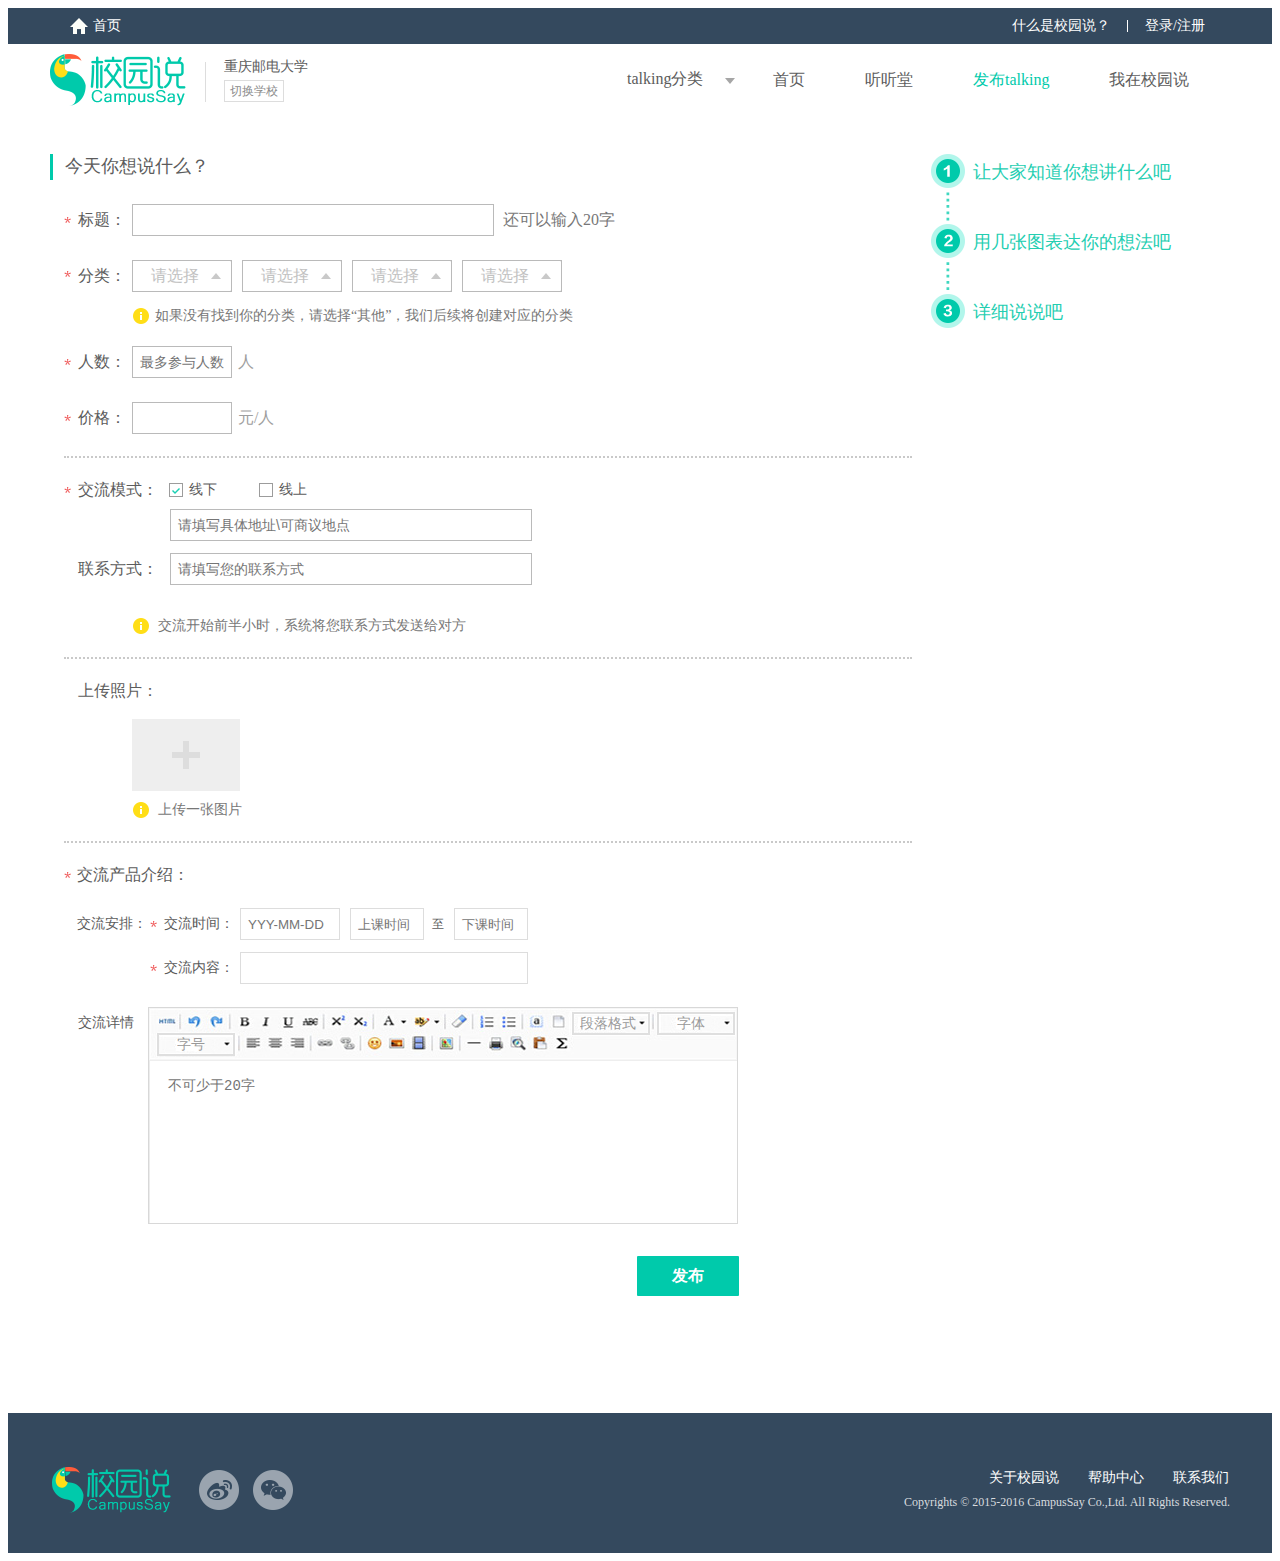
<file: static page-mabey it's terrible/DiligentBee-3/release_Talking.html>
<!DOCTYPE html>
<html>
<head>
	<title>个人首页-校园说-交流干货，分享人生</title>
	<meta charset="utf-8"/>
	<meta name="keywords" content="校园说 校园社交 勤奋蜂 重邮创业 校园知识 校园经验"/>
	<meta name="description" content="大学生精英社交 	大学生知识经验分享	校园在行		竞赛 考研 留学 逆袭	转专业"/>
	<link rel="stylesheet" href="release_Talking.css">
</head>
<body>
	<div id="header">
		<div class="index clearfix">
			<div class="home">
				<a href="#" class="clearfix">
					<i class="home-page"></i>
					<span>首页</span>
				</a>
			</div>
			<ul>
				<li>
					<a href="#" target="_blank">什么是校园说？</a>
				</li>
				<li class="cut"></li>
				<li class="LogoIn">
					<a href="#"  target="_blank">登录</a>/<a href="#"  target="_blank">注册</a>
				</li>
			</ul>
		</div>
	</div>
	<div id="content_naver" class="clearfix">
			<div class="whic_sch clearfix">
				<a href="#"><img src="img/logo.png" alt="campussay-logo"/></a>
				<div class="choose">
					<h1 id="sch">重庆邮电大学</h1>
					<button id="turn">切换学校</button>
				</div>
			</div>
			<div class="naver">
				<a href="javascript:;" class="butn">
					 	<h2>talking分类</h2>
					 	<ul class="menu">
							<li class="active">menu1</li>
							<li>menu2</li>
							<li>menu3</li>
						</ul>
				</a>
				<ul class="nav">
					<li class="no_left"><a href="#" >首页</a></li>
					<li><a href ="#" target="_blank">听听堂</a></li>
					<li ><a href ="#" target="_blank" class="precent">发布talking</a></li>
					<li><a href ="#" target="_blank">我在校园说</a></li>
				</ul>
			</div>
	</div>
	<div id="content" class="clearfix">
		<div class="infor">
			<h1>今天你想说什么？</h1>
			<form action="active"><!--分为四组，分割线为标志位-->
				<div class="group"><!--First Group 标题-分类-人数-价格 -->
					<div class="First clearfix">
						<label for="headline">标题：
							<em class="hint1">还可以输入20字</em><!--提示-->
						</label>
						<input type="text" id="headline" name="headline" hidefocus="true"/>
					</div>
					<div class="First T-first clearfix">
						<label for="classify">分类：
							<em class="hint2">如果没有找到你的分类，请选择&ldquo;其他&rdquo;，我们后续将创建对应的分类
							</em><!--提示-->
						</label>
						<div id="classfiy" class="clearfix">
						<!--代码量太大 换种思路	<div class="cs-select cs-skin-rotate">--><!--完美的下拉菜单 可选择-->
							<!--	<span class="cs-placeholder">请选择</span>
								<div class="cs-options">
									<ul>
										<li data-option data-value="1" class="cs-selected"><span>考研</span></li>
										<li data-option data-value="2"><span>留学</span></li>
										<li data-option data-value="3"><span>考研</span></li>
										<li data-option data-value="2"><span>留学</span></li>
										<li data-option data-value="2"><span>留学</span></li>
									</ul>
								</div>
								<select class="cs-select cs-skin-rotate">
									<option value="" disabled selected>请选择</option>
									<option value="1">考研</option>
									<option value="1">留学</option>
									<option value="2">考研</option>
									<option value="3">留学</option>
									<option value="4">留学</option>
								</select>
							</div>
							<div class="cs-select cs-skin-rotate">
								<span class="cs-placeholder">请选择</span>
								<div class="cs-options">
									<ul>
										<li data-option data-value="1" class="cs-selected"><span>考研</span></li>
										<li data-option data-value="2"><span>留学</span></li>
										<li data-option data-value="3"><span>考研</span></li>
										<li data-option data-value="2"><span>留学</span></li>
										<li data-option data-value="2"><span>留学</span></li>
									</ul>
								</div>
								<select class="cs-select cs-skin-rotate">
									<option value="" disabled selected>请选择</option>
									<option value="1">考研</option>
									<option value="1">留学</option>
									<option value="2">考研</option>
									<option value="3">留学</option>
									<option value="4">留学</option>
								</select>
							</div>
							<div class="cs-select cs-skin-rotate">
								<span class="cs-placeholder">请选择</span>
								<div class="cs-options">
									<ul>
										<li data-option data-value="1" class="cs-selected"><span>考研</span></li>
										<li data-option data-value="2"><span>留学</span></li>
										<li data-option data-value="3"><span>考研</span></li>
										<li data-option data-value="2"><span>留学</span></li>
										<li data-option data-value="2"><span>留学</span></li>
									</ul>
								</div>
								<select class="cs-select cs-skin-rotate">
									<option value="" disabled selected>请选择</option>
									<option value="1">考研</option>
									<option value="1">留学</option>
									<option value="2">考研</option>
									<option value="3">留学</option>
									<option value="4">留学</option>
								</select>
							</div> -->
							<div class="selectt">
								<a href="javascipt:;">请选择</a>
								<ul>
									<li>考研</li>
									<li>留学</li>
									<li>考研</li>
									<li>留学</li>
									<li>留学</li>
								</ul>
							</div>
							<div class="selectt">
								<a href="javascipt:;">请选择</a>
								<ul>
									<li>考研</li>
									<li>留学</li>
									<li>考研</li>
									<li>留学</li>
									<li>留学</li>
								</ul>
							</div>
							<div class="selectt">
								<a href="javascipt:;">请选择</a>
								<ul>
									<li>考研</li>
									<li>留学</li>
									<li>考研</li>
									<li>留学</li>
									<li>留学</li>
								</ul>
							</div>
							<div class="selectt">
								<a href="javascipt:;">请选择</a>
								<ul>
									<li>考研</li>
									<li>留学</li>
									<li>考研</li>
									<li>留学</li>
									<li>留学</li>
								</ul>
							</div>
						</div>
					</div>
					<div class="First clearfix">
						<label for="number">人数：
							<em class="postfix">人</em>
						</label>
						<input type="text" id="number" name="number" placeholder="最多参与人数"/>
					</div>
					<div class="First clearfix">
						<label for="price">价格：
							<em class="postfix">元/人</em>
						</label>
						<input type="text" id="price" name="price"/>
					</div>
				</div>
				<div class="group"><!--Second Group 交流方式-联系方式 -->
					<div class="Second_way clearfix">
						<label for="modle">交流模式：</label>
						<div id="modle" class="clearfix">
							<div class="opt">
								<input id="c1" class="magic-radio" type="radio" name="modle" checked="checked"/>
								<label for="c1">线下</label>
							</div>
							<div class="opt">
								<input id="c2" class="magic-radio" type="radio" name="modle"/>
								<label for="c2">线上</label>
							</div>
							<input type="text" placeholder="请填写具体地址\可商议地点" id="actual" />
						</div>
					</div>
					<div class="contact_T">
						<label for="contact">联系方式：
							<em class="hint3">交流开始前半小时，系统将您联系方式发送给对方</em>
						</label>
						<input type="text" id="contact" placeholder="请填写您的联系方式">
					</div>
				</div>
				<div class="group"><!--Third Group 上传图片 -->
					<div class="Third clearfix">
						<label for="photo">上传照片：
							<em class="hint4">上传一张图片</em>
						</label>
						<a href="javascript:;" class="file">
							<input type="file" name="file" accept="img/png,img/gif" id="photo"/><!--图片-->
						</a>
					</div>
				</div>
				<div class="group"><!--Fourth Group  交流产品介绍 包括：交流安排，时间，内容，详情等-->
					<div class="Fourth">
						<label for="product" class="pro">交流产品介绍：</label>
						<div class="indu clearfix"><!---->
							<label>交流安排：</label>
							<div class="arrange"><!--安排 交流内容 时间-->
								<label for="time">交流时间：</label>
								<div id="time"><!--日期-->
									<input type="text" placeholder="YYY-MM-DD"/>
									<!--时间节点-->
									<input type="text" placeholder="上课时间"/>
									<span>至</span>
									<input type="text" placeholder="下课时间"/>
								</div>
							</div>
							<div class="arrange"><!--安排 交流内容 具体详情-简介-->
								<label for="matter">交流内容：</label>
								<input type="text" id="matter"/><!---->
							</div>
						</div>
						<div class="indu clearfix"><!--交流详情 一大波图标袭来-->
							<label>交流详情</label>
							<div id="edit"><!--编辑器-->
								<div class="ma"><!--划分区域 日后创建js弄下编辑器-->
									<div id="edui1"></div>
									<div id="edui2"></div>
									<div id="edui3"></div>
									<div id="edui4"></div>
									<div id="edui5"></div>
									<div id="edui6"></div>
									<div id="edui7"></div>
									<div id="edui8"></div>
									<div id="edui9"></div>
									<div id="edui10">
										<div class="edui10"></div>
										<div class="edu10"></div>
									</div>
									<div id="edui11">
										<div class="edui11"></div>
										<div class="edu11"></div>
									</div>
									<div id="edui12"></div>
									<div id="edui13"></div>
									<div id="edui14"></div>
									<div id="edui15"></div>
									<div id="edui16"></div>
									<div id="edui17"><!--下拉菜单 待完善-->
										<span></span>
										<select >
											<option value="" disabled selected>段落格式</option>
											<option value="1">Option 1</option>
											<option value="2">Option 2</option>
											<option value="3">Option 3</option>
										</select>
									</div>
									<div id="edui18"><!--下拉菜单 待完善-->
										<span ></span>
										<select>
											<option value="" disabled selected>字体
											</option>
											<option value="1">Option 1</option>
											<option value="2">Option 2</option>
											<option value="3">Option 3</option>
										</select>
									</div>

									<div id="ed1"><!--下拉菜单 待完善-->
									<span ></span>
									<select>
										<option value ="" disabled selected>字号</option>
										<option value ="1">Option 1</option>
										<option value ="2">Option 2</option>
										<option value ="3">Option 3</option>
									</select>
									</div>
									<div id="ed2"></div>
									<div id="ed3"></div>
									<div id="ed4"></div>
									<div id="ed5"></div>
									<div id="ed6"></div>
									<div id="ed7"></div>
									<div id="ed8"></div>
									<div id="ed9"></div>
									<div id="ed10"></div>
									<div id="ed11"></div>
									<div id="ed12"></div>
									<div id="ed13"></div>
									<div id="ed14"></div>
									<div id="ed15"></div>
								</div>
								<div class="te">
									<textarea name="editer" id="editer" cols="30" rows="10" placeholder="不可少于20字"></textarea>
								</div>
							</div>
						</div>
					</div>
				</div>
				<input type="submit" value="发布" class="re" /><!--发布-->
			</form>
		</div>
		<div class="inductor">
			<ul>
				<li>让大家知道你想讲什么吧</li>
				<li>用几张图表达你的想法吧</li>
				<li>详细说说吧</li>
			</ul>
		</div>
	</div>
	<div id="footer">
		<div class="page-footer clearfix">
			<div class="footer-left">
				<a href="#" class="footer_logo"><img src="img/logo_footer.png" alt="campusSay"/></a>
				<ul>
					<li class="contact"><a href="#" target="_blank"><img src="img/bolog.png" alt="microblog"/></a></li>
					<li class="contact"><a href="#" target="_blank"><img src="img/wechat.png" alt="Wechat"/></a></li>
				</ul>
			</div>
			<div class="footer-right">
				<ul class="clearfix">
					<li><a href="#" target="_blank">关于校园说</a></li>
					<li><a href="#" target="_blank">帮助中心</a></li>
					<li class="f_no"><a href="#" target="_blank">联系我们</a></li>
				</ul>
				<p>Copyrights © 2015-2016   CampusSay  Co.,Ltd. All Rights Reserved.</p>
			</div>
		</div>
	</div>
</body>
</html>
</file>
<file: static page-mabey it's terrible/DiligentBee-3/magic-check (1)/magic-check.css>
@keyframes hover-color {
  from {
    border-color: #c0c0c0; }
  to {
    border-color: #3e97eb; } }

.magic-radio,
.magic-checkbox {
  position: absolute;
  display: none; }

.magic-radio[disabled],
.magic-checkbox[disabled] {
  cursor: not-allowed; }

.magic-radio + label,
.magic-checkbox + label {
  position: relative;
  display: block;
  padding-left: 30px;
  cursor: pointer;
  vertical-align: middle; }
  .magic-radio + label:hover:before,
  .magic-checkbox + label:hover:before {
    animation-duration: 0.4s;
    animation-fill-mode: both;
    animation-name: hover-color; }
  .magic-radio + label:before,
  .magic-checkbox + label:before {
    position: absolute;
    top: 0;
    left: 0;
    display: inline-block;
    width: 20px;
    height: 20px;
    content: '';
    border: 1px solid #c0c0c0; }
  .magic-radio + label:after,
  .magic-checkbox + label:after {
    position: absolute;
    display: none;
    content: ''; }

.magic-radio[disabled] + label,
.magic-checkbox[disabled] + label {
  cursor: not-allowed;
  color: #e4e4e4; }
  .magic-radio[disabled] + label:hover, .magic-radio[disabled] + label:before, .magic-radio[disabled] + label:after,
  .magic-checkbox[disabled] + label:hover,
  .magic-checkbox[disabled] + label:before,
  .magic-checkbox[disabled] + label:after {
    cursor: not-allowed; }
  .magic-radio[disabled] + label:hover:before,
  .magic-checkbox[disabled] + label:hover:before {
    border: 1px solid #e4e4e4;
    animation-name: none; }
  .magic-radio[disabled] + label:before,
  .magic-checkbox[disabled] + label:before {
    border-color: #e4e4e4; }

.magic-radio:checked + label:before,
.magic-checkbox:checked + label:before {
  animation-name: none; }

.magic-radio:checked + label:after,
.magic-checkbox:checked + label:after {
  display: block; }

.magic-radio + label:before {
  border-radius: 50%; }

.magic-radio + label:after {
  top: 7px;
  left: 7px;
  width: 8px;
  height: 8px;
  border-radius: 50%;
  background: #3e97eb; }

.magic-radio:checked + label:before {
  border: 1px solid #3e97eb; }

.magic-radio:checked[disabled] + label:before {
  border: 1px solid #c9e2f9; }

.magic-radio:checked[disabled] + label:after {
  background: #c9e2f9; }

.magic-checkbox + label:before {
  border-radius: 3px; }

.magic-checkbox + label:after {
  top: 2px;
  left: 7px;
  box-sizing: border-box;
  width: 6px;
  height: 12px;
  transform: rotate(45deg);
  border-width: 2px;
  border-style: solid;
  border-color: #fff;
  border-top: 0;
  border-left: 0; }

.magic-checkbox:checked + label:before {
  border: #3e97eb;
  background: #3e97eb; }

.magic-checkbox:checked[disabled] + label:before {
  border: #c9e2f9;
  background: #c9e2f9; }
</file>
<file: calculater/calculater.css>
input,button,p,ul,li{
	margin:0;
	padding:0;
	border:none;
	font-size: 12px;
	font-family:"宋体",arial,sans-serif;
	color:#19283d;
}

.wrpa{
	width:292px;
	height:276px ;
	margin:200px auto;
}
/*显示窗口*/
.show-screen{
	width:258px;
	height:27px;
	padding:9px 19px 13px 13px;
	border:1px solid #a0a0a0;
	overflow-x: hidden;
	font-size:22px;

}
.show-screen p{
	height:24px;
	line-height:24px;
	font-size:24px;
	overflow:hidden;
	text-align:right;
}
/*操作键盘*/
.operator-btn{
	width:288px;
	height:224px;
}
.line{
	width:288px;
	height: 37px;
	margin:9px 0 0 4px;
	overflow:hidden;
}
.line .flo,.fir{
	float:left;
	margin-right:8px;
	width:64px;
	height:35px;
	line-height:35px;
	background:#d3d3d3;
	border:1px solid #a0a0a0;
	text-align:center;
}
.operator-btn .line .last{margin-right: 0;}
.fir{margin-left:144px;}
.line .flo:hover,.fir:hover{background:#4b8ef9;color:#fff;}
</file>
<file: weather-forcast-Ajax/weather.css>
*{margin:0;padding:0;border:none;outline:none;}
body{
	font-family:"微软雅黑";
	font-size:16px;
}
ul,li{list-style: none;}
li{cursor: pointer;}
.wrap{
	width:468px;
	height:282px;
	margin:200px auto;
}
.head{
	width:320px;
	height:32px;
	overflow:hidden;
	color:#000;
}
.head p,.head input{float: left;
	margin-right:6px;
	background:#d0ebff;
	width:120px;
	height:32px;
	line-height:32px;
	text-align:center;
	cursor:pointer;
}
#day{background: #ecf7ff}
.head .prev,.head .next{width:80px;}
.head .next{margin-right:0;}
.main{position: relative;width:468px;height: 250px;overflow: hidden;}
#list{
	height:250px;
	list-style:none;
	position: absolute;
	top: 0;
	left: 0;
	/*display:none;//当点击变为none*/
}
.day{
	float: left;
	margin-right:2px;
	width:84px;
	height:252px;
	background: #9fbcd5;
	padding-left:4px;
	padding-right: 4px;
	font-size:16px;
	color:#fff;
}
#list .last{margin-right: 0;}
  .active{background: #63bafa;}
.day .time{
	height:16px;
	line-height:16px;
	font-size:12px;
	text-align:center;
	margin-top:10px;
}
.day .weather{
	height: 16px;
	line-height: 16px;
	text-align: center;
	margin-top:20px;
}
.day .temp{
	height:20px;
	width:80px;
	font-size:18px;
	line-height: 20px;
	font-size:12px;
	text-align:center;
	margin-top:20px;
}
.min, .max{
	width:38px;
	height:20px;
	font-size:12px;
	display:inline-block;
}
.min:after{
	content: "/";
	display:inline-block;
	width:4px;
}

.day .hum{
	height:20px;
	line-height: 20px;
	margin-top:60px;
	text-align: center;
	font-size: 12px;
}
/*展示区，点击哪一天就展示哪一天的详情*/
#show{
	height:250px;
	width:468px;
	position:absolute;
	top:0;
	left:0;
	display:none;
}
.show-list{
	width:468px;
	height:250px;
	position:absolute;
	left:0;
	top:0;
	opacity:0;
	filter: alpha(opacity=0);
}
.show-list ul{overflow: hidden;}
.show-main,.morn,.night{
	float:left;
	margin-right:4px;
	height:248px;
	border:1px solid #d4d4d4;
	width:98px;
}
#show .show-main{width:258px;}
#show .night{margin-right:0;}
.showeve{
	width:140px;
	height:66px;
	margin-top:30px;
	margin-left:20px;
	font-size:36px;
	color:#2d76b6;
	padding-left:86px;
	padding-top:68px;
	position:relative;
	background:url(temp.png) no-repeat left center;
}
.showdate{
	position:absolute;
	top:20px;
	right:0;
	width:100px;
	height:60px;
	text-indent:10px;
	color:#ccc;
	font-size:16px;
}
.humidity{
	width:116px;
	height:16px;
	line-height:16px;
	padding-left:24px;
	background:url(bg.png) no-repeat left top;
	margin-top:30px;
	margin-left:20px;
}

.morn h3,.night h3{
	height:16px;
	line-height:16px;
	text-align:center;
	font-size:16px;
	margin-top:20px;
}
.tem1,.tem2{
	height:48px;
	line-height:48px;
	font-size:24px;
	color:#7f7f7f;
	text-align:center;
	margin-top:80px;
}
.cloud{
	height:18px;
	line-height:18px;
	text-align:center;
	margin-top:20px;
}
.t{
	height:18px;
	width:74px;
	line-height:18px;
	padding-left:22px;
	background:url(bg.png) no-repeat left bottom;
	font-size:12px;
	margin-top:10px;
}
</file>
<file: Pure CSS/calender-css/test.css>
#box{
	width:800px;
	margin:0 auto;
}
table.cal{
	border-collapse: separate;
	border-spacing:0;
	text-align:center;
	color:#333;
}
.cal th,.cal td{
	margin:0;
	padding:0;
}

.cal caption{
	font-size: 1.25em;
	padding-top:0.692em;
	padding-bottom: 0.692em;
	background-color: #d4dde6;
}
.cal caption [rel="prev"]{
	float:left;
	margin-left:0.2em;
}
.cal caption [rel="next"]{
	float:right;
	margin-right:0.2em;
}

.cal caption a:link,.cal caption  a:visited{
	text-decoration:none;
	color:#333;
	padding:0 0.2em;
}
.cal caption a:hover,.cal caption a:active,.cal caption a:a:focus{
	background-color:#6d8ab7;
}


.cal thead th{
	background-color: #d4dde6;
	border-bottom:1px solid #a9bacb;
	font-size: 0.875em;
}
.cal tbody {
	color:#a4a4a4;
	text-shadow:1px 1px 1px #fff;
	background-color:#d0d9e2;
}

.cal tbody td{
	border-top:1px solid #e0e0e1;
	border-right:1px solid #9f9fa1;
	border-left:1px solid #dfdfe0;
	border-bottom:1px solid #acacad;
}

.cal tbody a{
	display:block;
	text-decoration: none;
	color:#333;
	background-color:#c0c8d2;
	font-weight:bold;
	padding:0.385em 0.692em 0.308em ;
}

.cal tbody a:hover,
.cal tbody a:focus,
.cal tbody a:active,
.cal tbody .selected a:link,
.cal tbody .selected a:visited,
.cal tbody .selected a:hover,
.cal tbody .selected a:focus,
.cal tbody .selected a:active,{
	background-color:#6d8ab7;
	color:#fff;
	text-shadow:1px 1px 2px #22456b;
}

.cal tbody td:hover,
.cal tbody td.selected{
	border-top:1px solid #2a3647;
	border-right:1px solid #465977;
	border-bottom:1px solid #576e92;
	border-left:1px solid #466080;
}

/* Default custom select styles */
div.cs-select {
	display: inline-block;
	vertical-align: middle;
	position: relative;
	text-align: left;
	background: #f7f7f7;
	z-index: 100;
	width: 100%;
	max-width: 500px;
	-webkit-touch-callout: none;
	-webkit-user-select: none;
	-khtml-user-select: none;
	-moz-user-select: none;
	-ms-user-select: none;
	user-select: none;
}

div.cs-select:focus {
	outline: none; /* For better accessibility add a style for this in your skin */
}

.cs-select select {
	display: none;
}

.cs-select span {
	display: block;
	position: relative;
	cursor: pointer;
	padding: 1em;
	white-space: nowrap;
	overflow: hidden;
	text-overflow: ellipsis;
}

/* Placeholder and selected option */
.cs-select > span {
	padding-right: 3em;
}

.cs-select > span::after,
.cs-select .cs-selected span::after {
	speak: none;
	position: absolute;
	top: 50%;
	-webkit-transform: translateY(-50%);
	transform: translateY(-50%);
	-webkit-font-smoothing: antialiased;
	-moz-osx-font-smoothing: grayscale;
}

.cs-select > span::after {
	content: '\25BE';
	right: 1em;
}

.cs-select .cs-selected span::after {
	content: '\2713';
	margin-left: 1em;
}

.cs-select.cs-active > span::after {
	-webkit-transform: translateY(-50%) rotate(180deg);
	transform: translateY(-50%) rotate(180deg);
}

/* Options */
.cs-select .cs-options {
	position: absolute;
	overflow: hidden;
	width: 100%;
	background: #fff;
	visibility: hidden;
}

.cs-select.cs-active .cs-options {
	visibility: visible;
}

.cs-select ul {
	list-style: none;
	margin: 0;
	padding: 0;
	width: 100%;
}

.cs-select ul span {
	padding: 1em;
}

.cs-select ul li.cs-focus span {
	background-color: #f0f0f0;
	border-right:2px solid #07edcc;
}

/* Optgroup and optgroup label */
.cs-select li.cs-optgroup ul {
	padding-left: 1em;
}

.cs-select li.cs-optgroup > span {
	cursor: default;
}
</file>
<file: Pure CSS/pure CSS3-weather forcast model/weather.css>
.container {
  background: -webkit-linear-gradient(left, #00BBFF, #00BBFF 14.3%, #2EB5E5 14.3%, #2EB5E5 28.6%, #E6E6E6 28.6%, #E6E6E6 42.9%, #F3D166 42.9%, #F3D166 57.2%, #222233 57.2%, #222233 71.5%, #444444 71.5%, #444444 85.8%, #85DB8C 85.8%);
  background: linear-gradient(left, #00BBFF, #00BBFF 14.3%, #2EB5E5 14.3%, #2EB5E5 28.6%, #E6E6E6 28.6%, #E6E6E6 42.9%, #F3D166 42.9%, #F3D166 57.2%, #222233 57.2%, #222233 71.5%, #444444 71.5%, #444444 85.8%, #85DB8C 85.8%);
  -webkit-transform: scale(0.9);
  -ms-transform: scale(0.9);
  transform: scale(0.9);
  width: 1200px;
  position: absolute;
  height: 210px;
  left: 50%;
  top: 50%;
  margin: -65px -600px;
}

.sunny {
  -webkit-animation: sunny 15s linear infinite;
  animation: sunny 15s linear infinite;
  background: -webkit-linear-gradient(top, rgba(255, 255, 255, 0) 0%, rgba(255, 255, 255, 0.8) 50%, rgba(255, 255, 255, 0) 100%);
  background: linear-gradient(top, rgba(255, 255, 255, 0) 0%, rgba(255, 255, 255, 0.8) 50%, rgba(255, 255, 255, 0) 100%);
  height: 140px;
  width: 20px;
  margin-left: -15px;
  position: absolute;
  left: 90px;
  top: 20px;
}
.sunny:before {
  background: -webkit-linear-gradient(top, rgba(255, 255, 255, 0) 0%, rgba(255, 255, 255, 0.8) 50%, rgba(255, 255, 255, 0) 100%);
  background: linear-gradient(top, rgba(255, 255, 255, 0) 0%, rgba(255, 255, 255, 0.8) 50%, rgba(255, 255, 255, 0) 100%);
  content: '';
  height: 140px;
  width: 20px;
  opacity: 1;
  position: absolute;
  bottom: 0;
  left: 0;
  -webkit-transform: rotate(90deg);
  -ms-transform: rotate(90deg);
  transform: rotate(90deg);
}
.sunny:after {
  background: #FFEE44;
  border-radius: 50%;
  box-shadow: rgba(255, 255, 0, 0.2) 0 0 0 15px;
  content: '';
  height: 80px;
  width: 80px;
  position: absolute;
  left: -30px;
  top: 30px;
}
@-webkit-keyframes sunny {
  0% {
    -webkit-transform: rotate(0deg);
    transform: rotate(0deg);
  }
  100% {
    -webkit-transform: rotate(360deg);
    transform: rotate(360deg);
  }
}
@keyframes sunny {
  0% {
    -webkit-transform: rotate(0deg);
    transform: rotate(0deg);
  }
  100% {
    -webkit-transform: rotate(360deg);
    transform: rotate(360deg);
  }
}
/*cloudy*/
.cloudy {
  -webkit-animation:cloudy 5s ease-in-out infinite;
  animation:cloudy 5s ease-in-out infinite;
  position: absolute;
  left: 255px;
  top:70px;
  margin-left: -60px;
  width:50px;
  height: 50px;
  background:#fff;
  border-radius: 50%;
  box-shadow: #FFFFFF 65px -15px 0 -5px, #FFFFFF 25px -25px, #FFFFFF 30px 10px, #FFFFFF 60px 15px 0 -10px, #FFFFFF 85px 5px 0 -5px;
}

.cloudy:after {
    -webkit-animation:cloudy_shadow 5s ease-in-out infinite;
    animation:cloudy_shadow 5s ease-in-out infinite;
    content:"";
    background:#000;
    position:absolute;
    left:5px;
    bottom:-60px;
    opacity:0.2;
    width:120px;
    height:15px;
    border-radius: 50%;
    -webkit-transform:scale(.7);
    -ms-transform:scale(.7);
    transform:scale(.7);

}

@-webkit-keyframes cloudy {
  50%{
        -webkit-transform:translateY(-20px);
        -ms-transform:translateY(-20px);
        transform:translateY(-20px);
  }
}

@keyframes cloudy {
    50%{
        -webkit-transform:translateY(-20px);
        -ms-transform:translateY(-20px);
        transform:translateY(-20px);

    }
}

@-webkit-keyframes cloudy_shadow {
  50%{
        -webkit-transform: translateY(20px) scale(.5)
        -ms-transform:translateY(20px) scale(.5);
        transform:translateY(20px) scale(.5);
        opacity:.05;
  }
}

@keyframes cloudy_shadow {
    50%{
        -webkit-transform:translateY(20px) scale(.5)
        -ms-transform:translateY(20px) scale(.5);
        transform:translateY(20px) scale(.5);
        opacity:.05;

    }
}

 /*rainy*/

   .rainy {
  -webkit-animation:rainy 5s ease-in-out infinite 1s;
  animation:rainy 5s ease-in-out infinite 1s;
  position: absolute;
  left: 427px;
  top:70px;
  margin-left: -60px;
  width:50px;
  height: 50px;
  background:#ccc;
  border-radius: 50%;
  box-shadow: #ccc 65px -15px 0 -5px, #ccc 25px -25px, #ccc 30px 10px, #ccc 60px 15px 0 -10px, #ccc 85px 5px 0 -5px;
}

.rainy:after {
    -webkit-animation:rainy_shadow 5s ease-in-out infinite;
    animation:rainy_shadow 5s ease-in-out infinite;
    content:"";
    background:#000;
    position:absolute;
    left:5px;
    bottom:-60px;
    opacity:0.2;
    width:120px;
    height:15px;
    border-radius: 50%;
    -webkit-transform:scale(.7);
    -ms-transform:scale(.7);
    transform:scale(.7);

}

.rainy:before {
    -webkit-animation: rainy_rain .7s infinite linear;
    animation: rainy_rain .7s infinite linear;
    content: '';
    background: #CCCCCC;
    border-radius: 50%;
    display: block;
    height: 6px;
    width: 3px;
    opacity: .3;
    -webkit-transform: scale(.9);
    -ms-transform: scale(.9);
    transform: scale(.9);
}

@-webkit-keyframes rainy {
  50%{
        -webkit-transform:translateY(-20px);
        -ms-transform:translateY(-20px);
        transform:translateY(-20px);
  }
}

@keyframes rainy {
    50%{
        -webkit-transform:translateY(-20px);
        -ms-transform:translateY(-20px);
        transform:translateY(-20px);

    }
}

@-webkit-keyframes rainy_shadow {
  50%{
        -webkit-transform: translateY(20px) scale(.5)
        -ms-transform:translateY(20px) scale(.5);
        transform:translateY(20px) scale(.5);
        opacity:.05;
  }
}

@keyframes rainy_shadow {
    50%{
        -webkit-transform:translateY(20px) scale(.5)
        -ms-transform:translateY(20px) scale(.5);
        transform:translateY(20px) scale(.5);
        opacity:.05;

    }
}


@-webkit-keyframes rainy_rain {
    0% {
    box-shadow: rgba(0, 0, 0, 0) 30px 30px, rgba(0, 0, 0, 0) 40px 40px, #000 50px 75px, #000 55px 50px, #000 70px 100px, #000 80px 95px, #000 110px 45px, #000 90px 35px;
  }
  25% {
    box-shadow: #000 30px 45px, #000 40px 60px, #000 50px 90px, #000 55px 65px, rgba(0, 0, 0, 0) 70px 120px, rgba(0, 0, 0, 0) 80px 120px, #000 110px 70px, #000 90px 60px;
  }
  26% {
    box-shadow: #000 30px 45px, #000 40px 60px, #000 50px 90px, #000 55px 65px, rgba(0, 0, 0, 0) 70px 40px, rgba(0, 0, 0, 0) 80px 20px, #000 110px 70px, #000 90px 60px;
  }
  50% {
    box-shadow: #000 30px 70px, #000 40px 80px, rgba(0, 0, 0, 0) 50px 100px, #000 55px 80px, #000 70px 60px, #000 80px 45px, #000 110px 95px, #000 90px 85px;
  }
  51% {
    box-shadow: #000 30px 70px, #000 40px 80px, rgba(0, 0, 0, 0) 50px 45px, #000 55px 80px, #000 70px 60px, #000 80px 45px, #000 110px 95px, #000 90px 85px;
  }
  75% {
    box-shadow: #000 30px 95px, #000 40px 100px, #000 50px 60px, rgba(0, 0, 0, 0) 55px 95px, #000 70px 80px, #000 80px 70px, rgba(0, 0, 0, 0) 110px 120px, rgba(0, 0, 0, 0) 90px 110px;
  }
  76% {
    box-shadow: #000 30px 95px, #000 40px 100px, #000 50px 60px, rgba(0, 0, 0, 0) 55px 35px, #000 70px 80px, #000 80px 70px, rgba(0, 0, 0, 0) 110px 25px, rgba(0, 0, 0, 0) 90px 15px;
  }
  100% {
    box-shadow: rgba(0, 0, 0, 0) 30px 120px, rgba(0, 0, 0, 0) 40px 120px, #000 50px 75px, #000 55px 50px, #000 70px 100px, #000 80px 95px, #000 110px 45px, #000 90px 35px;
  }
}

@keyframes rainy_rain {
    0% {
    box-shadow: rgba(0, 0, 0, 0) 30px 30px, rgba(0, 0, 0, 0) 40px 40px, #000 50px 75px, #000 55px 50px, #000 70px 100px, #000 80px 95px, #000 110px 45px, #000 90px 35px;
  }
  25% {
    box-shadow: #000 30px 45px, #000 40px 60px, #000 50px 90px, #000 55px 65px, rgba(0, 0, 0, 0) 70px 120px, rgba(0, 0, 0, 0) 80px 120px, #000 110px 70px, #000 90px 60px;
  }
  26% {
    box-shadow: #000 30px 45px, #000 40px 60px, #000 50px 90px, #000 55px 65px, rgba(0, 0, 0, 0) 70px 40px, rgba(0, 0, 0, 0) 80px 20px, #000 110px 70px, #000 90px 60px;
  }
  50% {
    box-shadow: #000 30px 70px, #000 40px 80px, rgba(0, 0, 0, 0) 50px 100px, #000 55px 80px, #000 70px 60px, #000 80px 45px, #000 110px 95px, #000 90px 85px;
  }
  51% {
    box-shadow: #000 30px 70px, #000 40px 80px, rgba(0, 0, 0, 0) 50px 45px, #000 55px 80px, #000 70px 60px, #000 80px 45px, #000 110px 95px, #000 90px 85px;
  }
  75% {
    box-shadow: #000 30px 95px, #000 40px 100px, #000 50px 60px, rgba(0, 0, 0, 0) 55px 95px, #000 70px 80px, #000 80px 70px, rgba(0, 0, 0, 0) 110px 120px, rgba(0, 0, 0, 0) 90px 110px;
  }
  76% {
    box-shadow: #000 30px 95px, #000 40px 100px, #000 50px 60px, rgba(0, 0, 0, 0) 55px 35px, #000 70px 80px, #000 80px 70px, rgba(0, 0, 0, 0) 110px 25px, rgba(0, 0, 0, 0) 90px 15px;
  }
  100% {
    box-shadow: rgba(0, 0, 0, 0) 30px 120px, rgba(0, 0, 0, 0) 40px 120px, #000 50px 75px, #000 55px 50px, #000 70px 100px, #000 80px 95px, #000 110px 45px, #000 90px 35px;
  }
}

/*rainbow*/
.rainbow {
    -webkit-animation: rainbow 5s ease-in-out infinite;
    animation: rainbow 5s ease-in-out infinite;
    box-shadow: #FB323C -2px -2px 0 1px, #F99716 -4px -4px 0 3px, #FEE124 -6px -6px 0 5px, #AFDF2E -8px -8px 0 7px, #6AD7F8 -10px -10px 0 9px, #60B1F5 -12px -12px 0 11px, #A3459B -14px -14px 0 13px;
    border-radius: 170px 0 0 0;
    position: absolute;
    left: 610px;
    top: 71px;
    height: 70px;
    width: 70px;
    margin-left: -40px;
    -webkit-transform: rotate(40deg);
    -ms-transform: rotate(40deg);
    transform: rotate(40deg);

}

.rainbow:after {
  -webkit-animation: rainbow_shadow 5s ease-in-out infinite;
  animation: rainbow_shadow 5s ease-in-out infinite;
  background: #000000;
  border-radius: 50%;
  content: '';
  opacity: 0.2;
  height: 15px;
  width: 120px;
  position: absolute;
  bottom: -23px;
  left: 17px;
  -webkit-transform: rotate(-40deg);
  -ms-transform: rotate(-40deg);
  transform: rotate(-40deg);
  -webkit-transform-origin: 50% 50%;
  -ms-transform-origin: 50% 50%;
  transform-origin: 50% 50%;
}
@-webkit-keyframes rainbow {
  50% {
    -webkit-transform: rotate(50deg);
    transform: rotate(50deg);
  }
}
@keyframes rainbow {
  50% {
    -webkit-transform: rotate(50deg);
    transform: rotate(50deg);
  }
}

@-webkit-keyframes rainbow_shadow {
  50% {
    -webkit-transform: rotate(-50deg) translate(10px) scale(0.7);
    transform: rotate(-50deg) translate(10px) scale(0.7);
    opacity: 0.05;
  }
}
@keyframes rainbow_shadow {
  50% {
    -webkit-transform: rotate(-50deg) translate(10px) scale(0.7);
    transform: rotate(-50deg) translate(10px) scale(0.7);
    opacity: 0.05;
  }
}

/*starry*/

.starry {
  -webkit-animation: starry_star 5s ease-in-out infinite;
  animation: starry_star 5s ease-in-out infinite;
  background: #fff;
  border-radius: 50%;
  box-shadow: #FFFFFF 26px 7px 0 -1px, rgba(255, 255, 255, 0.1) -36px -19px 0 -1px, rgba(255, 255, 255, 0.1) -51px -34px 0 -1px, #FFFFFF -52px -62px 0 -1px, #FFFFFF 14px -37px, rgba(255, 255, 255, 0.1) 41px -19px, #FFFFFF 34px -50px, rgba(255, 255, 255, 0.1) 14px -71px 0 -1px, #FFFFFF 64px -21px 0 -1px, rgba(255, 255, 255, 0.1) 32px -85px 0 -1px, #FFFFFF 64px -90px, rgba(255, 255, 255, 0.1) 60px -67px 0 -1px, #FFFFFF 34px -127px, rgba(255, 255, 255, 0.1) -26px -103px 0 -1px;
  height: 4px;
  width: 4px;
  margin-left: -10px;
  opacity: 1;
  position: absolute;
  left: 777px;
  top: 150px;
}
.starry:after {
  -webkit-animation: starry 5s ease-in-out infinite;
  animation: starry 5s ease-in-out infinite;
  border-radius: 50%;
  box-shadow: #FFFFFF -25px 0;
  content: '';
  height: 100px;
  width: 100px;
  position: absolute;
  top: -106px;
  -webkit-transform: rotate(-5deg);
  -ms-transform: rotate(-5deg);
  transform: rotate(-5deg);
  -webkit-transform-origin: 0 50%;
  -ms-transform-origin: 0 50%;
  transform-origin: 0 50%;
}

@-webkit-keyframes starry {
  50% {
    -webkit-transform: rotate(10deg);
    transform: rotate(10deg);
  }
}
@keyframes starry {
  50% {
    -webkit-transform: rotate(10deg);
    transform: rotate(10deg);
  }
}
@-webkit-keyframes starry_star {
  50% {
    box-shadow: rgba(255, 255, 255, 0.1) 26px 7px 0 -1px, #FFFFFF -36px -19px 0 -1px, #FFFFFF -51px -34px 0 -1px, rgba(255, 255, 255, 0.1) -52px -62px 0 -1px, rgba(255, 255, 255, 0.1) 14px -37px, #FFFFFF 41px -19px, rgba(255, 255, 255, 0.1) 34px -50px, #FFFFFF 14px -71px 0 -1px, rgba(255, 255, 255, 0.1) 64px -21px 0 -1px, #FFFFFF 32px -85px 0 -1px, rgba(255, 255, 255, 0.1) 64px -90px, #FFFFFF 60px -67px 0 -1px, rgba(255, 255, 255, 0.1) 34px -127px, #FFFFFF -26px -103px 0 -1px;
  }
}
@keyframes starry_star {
  50% {
    box-shadow: rgba(255, 255, 255, 0.1) 26px 7px 0 -1px, #FFFFFF -36px -19px 0 -1px, #FFFFFF -51px -34px 0 -1px, rgba(255, 255, 255, 0.1) -52px -62px 0 -1px, rgba(255, 255, 255, 0.1) 14px -37px, #FFFFFF 41px -19px, rgba(255, 255, 255, 0.1) 34px -50px, #FFFFFF 14px -71px 0 -1px, rgba(255, 255, 255, 0.1) 64px -21px 0 -1px, #FFFFFF 32px -85px 0 -1px, rgba(255, 255, 255, 0.1) 64px -90px, #FFFFFF 60px -67px 0 -1px, rgba(255, 255, 255, 0.1) 34px -127px, #FFFFFF -26px -103px 0 -1px;
  }
}

/*stormy*/

.stormy {
    -webkit-animation: stormy 5s ease-in-out infinite;
    animation: stormy 5s ease-in-out infinite;
    background: #222222;
    border-radius: 50%;
    box-shadow: #222222 65px -15px 0 -5px, #222222 25px -25px, #222222 30px 10px, #222222 60px 15px 0 -10px, #222222 85px 5px 0 -5px;
    height: 50px;
    width: 50px;
    margin-left: -60px;
    position: absolute;
    left: 947px;
    top: 70px;
}

.stormy:after {
      -webkit-animation: stormy_shadow 5s ease-in-out infinite;
  animation: stormy_shadow 5s ease-in-out infinite;
  background: #000;
  border-radius: 50%;
  content: '';
  height: 15px;
  width: 120px;
  opacity: 0.2;
  position: absolute;
  left: 5px;
  bottom: -60px;
  -webkit-transform: scale(0.7);
  -ms-transform: scale(0.7);
  transform: scale(0.7);
}

.stormy:before {
    -webkit-animation: stormy_thunder 3s steps(1, end) infinite;
    animation: stormy_thunder 3s steps(1, end) infinite;
    border-left: 0px solid transparent;
    border-right: 7px solid transparent;
    border-top: 43px solid yellow;
    box-shadow: yellow -7px -32px;
    content: '';
    position: absolute;
    left: 57px;
    top: 70px;
    display: block;
    height: 0;
    width: 0;
    -webkit-transform: rotate(14deg);
    -ms-transform: rotate(14deg);
    transform: rotate(14deg);
    -webkit-transform-origin: 50% -60px;
    -ms-transform-origin: 50% -60px;
    transform-origin: 50% -60px;
}

@-webkit-keyframes stormy {
  50% {
    -webkit-transform: translateY(-20px);
    transform: translateY(-20px);
  }
}
@keyframes stormy {
  50% {
    -webkit-transform: translateY(-20px);
    transform: translateY(-20px);
  }
}
@-webkit-keyframes stormy_shadow {
  50% {
    -webkit-transform: translateY(20px) scale(1);
    transform: translateY(20px) scale(1);
    opacity: 0.05;
  }
}
@keyframes stormy_shadow {
  50% {
    -webkit-transform: translateY(20px) scale(1);
    transform: translateY(20px) scale(1);
    opacity: 0.05;
  }
}

@-webkit-keyframes stormy_thunder {
  0% {
    -webkit-transform: rotate(20deg);
    transform: rotate(20deg);
    opacity: 1;
  }
  5% {
    -webkit-transform: rotate(-34deg);
    transform: rotate(-34deg);
    opacity: 1;
  }
  10% {
    -webkit-transform: rotate(0deg);
    transform: rotate(0deg);
    opacity: 1;
  }
  15% {
    -webkit-transform: rotate(-34deg);
    transform: rotate(-34deg);
    opacity: 0;
  }
}
@keyframes stormy_thunder {
  0% {
    -webkit-transform: rotate(20deg);
    transform: rotate(20deg);
    opacity: 1;
  }
  5% {
    -webkit-transform: rotate(-34deg);
    transform: rotate(-34deg);
    opacity: 1;
  }
  10% {
    -webkit-transform: rotate(0deg);
    transform: rotate(0deg);
    opacity: 1;
  }
  15% {
    -webkit-transform: rotate(-34deg);
    transform: rotate(-34deg);
    opacity: 0;
  }
}

/*snowy*/

.snowy {
  -webkit-animation: snowy 5s ease-in-out infinite 1s;
  animation: snowy 5s ease-in-out infinite 1s;
  background: #FFFFFF;
  border-radius: 50%;
  box-shadow: #FFFFFF 65px -15px 0 -5px, #FFFFFF 25px -25px, #FFFFFF 30px 10px, #FFFFFF 60px 15px 0 -10px, #FFFFFF 85px 5px 0 -5px;
  display: block;
  height: 50px;
  width: 50px;
  margin-left: -60px;
  position: absolute;
  left: 1112px;
  top: 70px;
}
.snowy:after {
  -webkit-animation: snowy_shadow 5s ease-in-out infinite 1s;
  animation: snowy_shadow 5s ease-in-out infinite 1s;
  background: #000000;
  border-radius: 50%;
  content: '';
  height: 15px;
  width: 120px;
  opacity: 0.2;
  position: absolute;
  left: 8px;
  bottom: -60px;
  -webkit-transform: scale(0.7);
  -ms-transform: scale(0.7);
  transform: scale(0.7);
}
.snowy:before {
  -webkit-animation: snowy_snow 2s infinite linear;
  animation: snowy_snow 2s infinite linear;
  content: '';
  border-radius: 50%;
  display: block;
  height: 7px;
  width: 7px;
  opacity: 0.8;
  -webkit-transform: scale(0.9);
  -ms-transform: scale(0.9);
  transform: scale(0.9);
}

@-webkit-keyframes snowy {
  50% {
    -webkit-transform: translateY(-20px);
    transform: translateY(-20px);
  }
}
@keyframes snowy {
  50% {
    -webkit-transform: translateY(-20px);
    transform: translateY(-20px);
  }
}
@-webkit-keyframes snowy_shadow {
  50% {
    -webkit-transform: translateY(20px) scale(1);
    transform: translateY(20px) scale(1);
    opacity: 0.05;
  }
}
@keyframes snowy_shadow {
  50% {
    -webkit-transform: translateY(20px) scale(1);
    transform: translateY(20px) scale(1);
    opacity: 0.05;
  }
}
@-webkit-keyframes snowy_snow {
  0% {
    box-shadow: rgba(238, 238, 238, 0) 30px 30px, rgba(238, 238, 238, 0) 40px 40px, #EEEEEE 50px 75px, #EEEEEE 55px 50px, #EEEEEE 70px 100px, #EEEEEE 80px 95px, #EEEEEE 110px 45px, #EEEEEE 90px 35px;
  }
  25% {
    box-shadow: #EEEEEE 30px 45px, #EEEEEE 40px 60px, #EEEEEE 50px 90px, #EEEEEE 55px 65px, rgba(238, 238, 238, 0) 70px 120px, rgba(238, 238, 238, 0) 80px 120px, #EEEEEE 110px 70px, #EEEEEE 90px 60px;
  }
  26% {
    box-shadow: #EEEEEE 30px 45px, #EEEEEE 40px 60px, #EEEEEE 50px 90px, #EEEEEE 55px 65px, rgba(238, 238, 238, 0) 70px 40px, rgba(238, 238, 238, 0) 80px 20px, #EEEEEE 110px 70px, #EEEEEE 90px 60px;
  }
  50% {
    box-shadow: #EEEEEE 30px 70px, #EEEEEE 40px 80px, rgba(238, 238, 238, 0) 50px 100px, #EEEEEE 55px 80px, #EEEEEE 70px 60px, #EEEEEE 80px 45px, #EEEEEE 110px 95px, #EEEEEE 90px 85px;
  }
  51% {
    box-shadow: #EEEEEE 30px 70px, #EEEEEE 40px 80px, rgba(238, 238, 238, 0) 50px 45px, #EEEEEE 55px 80px, #EEEEEE 70px 60px, #EEEEEE 80px 45px, #EEEEEE 110px 95px, #EEEEEE 90px 85px;
  }
  75% {
    box-shadow: #EEEEEE 30px 95px, #EEEEEE 40px 100px, #EEEEEE 50px 60px, rgba(238, 238, 238, 0) 55px 95px, #EEEEEE 70px 80px, #EEEEEE 80px 70px, rgba(238, 238, 238, 0) 110px 120px, rgba(238, 238, 238, 0) 90px 110px;
  }
  76% {
    box-shadow: #EEEEEE 30px 95px, #EEEEEE 40px 100px, #EEEEEE 50px 60px, rgba(238, 238, 238, 0) 55px 35px, #EEEEEE 70px 80px, #EEEEEE 80px 70px, rgba(238, 238, 238, 0) 110px 25px, rgba(238, 238, 238, 0) 90px 15px;
  }
  100% {
    box-shadow: rgba(238, 238, 238, 0) 30px 120px, rgba(238, 238, 238, 0) 40px 120px, #EEEEEE 50px 75px, #EEEEEE 55px 50px, #EEEEEE 70px 100px, #EEEEEE 80px 95px, #EEEEEE 110px 45px, #EEEEEE 90px 35px;
  }
}
@keyframes snowy_snow {
  0% {
    box-shadow: rgba(238, 238, 238, 0) 30px 30px, rgba(238, 238, 238, 0) 40px 40px, #EEEEEE 50px 75px, #EEEEEE 55px 50px, #EEEEEE 70px 100px, #EEEEEE 80px 95px, #EEEEEE 110px 45px, #EEEEEE 90px 35px;
  }
  25% {
    box-shadow: #EEEEEE 30px 45px, #EEEEEE 40px 60px, #EEEEEE 50px 90px, #EEEEEE 55px 65px, rgba(238, 238, 238, 0) 70px 120px, rgba(238, 238, 238, 0) 80px 120px, #EEEEEE 110px 70px, #EEEEEE 90px 60px;
  }
  26% {
    box-shadow: #EEEEEE 30px 45px, #EEEEEE 40px 60px, #EEEEEE 50px 90px, #EEEEEE 55px 65px, rgba(238, 238, 238, 0) 70px 40px, rgba(238, 238, 238, 0) 80px 20px, #EEEEEE 110px 70px, #EEEEEE 90px 60px;
  }
  50% {
    box-shadow: #EEEEEE 30px 70px, #EEEEEE 40px 80px, rgba(238, 238, 238, 0) 50px 100px, #EEEEEE 55px 80px, #EEEEEE 70px 60px, #EEEEEE 80px 45px, #EEEEEE 110px 95px, #EEEEEE 90px 85px;
  }
  51% {
    box-shadow: #EEEEEE 30px 70px, #EEEEEE 40px 80px, rgba(238, 238, 238, 0) 50px 45px, #EEEEEE 55px 80px, #EEEEEE 70px 60px, #EEEEEE 80px 45px, #EEEEEE 110px 95px, #EEEEEE 90px 85px;
  }
  75% {
    box-shadow: #EEEEEE 30px 95px, #EEEEEE 40px 100px, #EEEEEE 50px 60px, rgba(238, 238, 238, 0) 55px 95px, #EEEEEE 70px 80px, #EEEEEE 80px 70px, rgba(238, 238, 238, 0) 110px 120px, rgba(238, 238, 238, 0) 90px 110px;
  }
  76% {
    box-shadow: #EEEEEE 30px 95px, #EEEEEE 40px 100px, #EEEEEE 50px 60px, rgba(238, 238, 238, 0) 55px 35px, #EEEEEE 70px 80px, #EEEEEE 80px 70px, rgba(238, 238, 238, 0) 110px 25px, rgba(238, 238, 238, 0) 90px 15px;
  }
  100% {
    box-shadow: rgba(238, 238, 238, 0) 30px 120px, rgba(238, 238, 238, 0) 40px 120px, #EEEEEE 50px 75px, #EEEEEE 55px 50px, #EEEEEE 70px 100px, #EEEEEE 80px 95px, #EEEEEE 110px 45px, #EEEEEE 90px 35px;
  }
}
</file>
<file: static page-mabey it's terrible/DiligentBee-3/release_Talking.css>
/****************************@样式重置******************************/
div,h1,h2,ul,li,dl,dd,dt,a,img,p,span,button，select,input,form,label,em,textarea{
	margin:0;
	padding:0;
	border:0;
	outline:none;
	font-weight:normal;
}
a{
	text-decoration:none;
	color: #fff;
}
ul,dl{
	list-style:none;
}
body{
	font-family:"Microsoft YaHei";
	background:#fff;
	font-size:14px;
}
/****************************@伪类清理*****************************/
.clearfix{
	zoom:1;
}
.clearfix:after{
	content:"";
	clear:both;
	display:block;
	visibility: hidden;
	height:0;
}
/***************************@header****************************/
#header{
	background:#34495e;
	min-width:1180px;
	height:16px;
	padding:10px 0 10px 0;
	}
#header .index{
	margin:0 auto;
	width:1140px;
	height: 16px;
}
/**************************@首页标志*************************/
.index .home{
	float:left;
	width:51px;
	line-height:16px;
	height:16px;
}
.index .home a{
	cursor: pointer;
	display:block;
	width:51px;
	color:#fff;
}
/**********homeicon图标&链接**********/
.home a i{
			display:inline-block;
			background:url(img/index_icon.png) no-repeat center;
			width:18px;
			height:16px;
			line-height:16px;
			float:left;
}
/***********首页链接***************/
.home a span{
	float:left;
	margin-left:5px;
	height:16px;
	line-height:16px;
}
/********页眉右边导航**************/
.index ul{
		float:right;
		width:198px;
		height:14px;
		margin-top:1px;
	}
.index li{
		float:left;
		margin-right:17px;
		height: 14px;
		line-height:14px;
		color: #fff;
		font-size:14px;
	}
.index li a{
	display:block;
	height:14px;
	line-height:14px;
}
.index .LogoIn{
	margin-right:0;
}
.index .LogoIn a{
	width:28px;
	display: inline-block;
}
.index .cut{
	width:1px;
	background:url(img/line.png) no-repeat center;
}

/********************************@naver****************/
#content_naver{
	width:1180px;
	margin:0 auto;
	height:72px;
}

/**********************left-school****************************/
#content_naver .whic_sch{
		float:left;
		width:277px;
		height: 72px;
}
.whic_sch a{
		display:block;
		float:left;
		width:136px;
		height:72px;
	}
.whic_sch a img{
	width:136px;
	height:72px;
}

.whic_sch .choose{
		float:left;
		width:84px;
		height:43px;
		padding:0 19px;
		margin-top:16px;
		margin-left: 19px;
		background:url(img/line_bg.png) no-repeat left center;
		font-color:#5c5c5c;
	}
#sch{
	margin-bottom: 6px;
	height: 14px;
	line-height: 14px;
	font-size:14px;
	font-weight: normal;
	color:#5c5c5c;
}
/*choose school*/
#turn{
		padding:4px 5px;
		height:22px;
		line-height:12px;
		border:1px solid #ddd;
		background-color: #fff;
		color:#8c8c8c;
		font-size:12px;
	}
#turn:hover{
	color:#00caab;
}
/********************right-naver************************/
#content_naver .naver{
		float:right;
		width:573px;
		height:19px;
		margin:27px  30px	26px 0;
		position: relative;
	}
.naver .butn{
		width:112px;
		height: 19px;
		line-height: 19px;
		float:left;
		position:relative;
		color:#8f8f8f;
		background:url(img/btn.png) no-repeat right center;
	}
.naver h2{
	width:87px;
	height:19px;
	float:left;
	line-height: 16px;
	font-size:16px;
	color:#5c5c5c;
	font-weight:normal;

}
/*Talking 下拉菜单*/
.naver ul{
	color:#8f8f8f;
	font-size:16px;

}
.naver .menu{
		position:absolute;
		width:100px;
		border:1px solid #ccc;
		background:#fff;
		color:#5c5c5c;
		top:19px;
		left:0;
		display:none;
}
.naver .butn:hover .menu{
	display:block;
}
.naver .menu li{
			height:20px;
			line-height:20px;
			text-indent:6px;
			font-size:14px;
			font-color:#5c5c5c;
			cursor:pointer;
}
.active:hover{
		background:#00caab;
		font-color:#fff;
}

/************right-nav*******************/
.nav{
		float:right;
		width:427px;
		height: 19px;
		line-height: 19px;
	}
.naver .nav li{
	float:left;
	margin-left:60px;
	line-height:18px;
	font-size:16px;
	font-weight: bold;
}
.naver .nav .no_left{
	margin-left:0;
}
.naver .nav a{
	color:#5c5c5c;
}
.naver .nav .precent{
	color:#00caab;
}
.naver .nav a:hover{
	color:#00caab;
}
/*********************@content**********************************/
/*分栏布局*/
#content{
	width:1180px;
	height:1259px;
	margin:0 auto;
	margin-top:38px;
}
#content .infor{
	width:862px;
	float:left;
}
#content .inductor{
	width:270px;
	float:right;
	margin-right:29px;
}
/*@引导语部分*/
.inductor ul{
	width:270px;
	background:url(img/order.png) no-repeat left;
	padding:9px 0 7px 42px;
}
.inductor li{
	height:18px;
	line-height: 18px;
	font-size:18px;
	color:#24ceb1;
	margin-bottom:52px;
}
.inductor ul li+li+li{
	margin:0;
}
/*@表单部分*/
.infor h1{
	height:26px;
	font-size: 18px;
	color:#5c5c5c;
	border-left:3px solid #00caab;
	padding-left:12px;
	margin-bottom:24px;
}
/*基本布局 分为四块区域*/
.infor form{
	width:848px;
	padding-left:14px;
}
.group{
	width:848px;
	border-bottom:2px dotted #c9c9c9;
	padding-bottom: 23px;
	margin-bottom:24px;
}
.infor form .group:first-child{
	padding-bottom: 22px;
}
.infor form .group+.group+.group+.group{
	border: none;
	padding-bottom: 0;
	margin-bottom: 0;
}
/*First Group 标题-分类-人数-价格*/
/*布局*/
.First,.Third,.Fourth{
	margin-bottom:24px;
	height:32px;
	width:834px;
	position:relative;
	font-size:16px;
	color:#5c5c5c;
	padding-left:14px;
	background:url(img/flag.png) no-repeat left center;
}
.infor .group .T-first{
	height:62px;
}
.group .First+.First+.First+.First{
	margin-bottom: 0;
}
/*F-第一栏*/
.First label{
	display:block;
	float:left;
	width:54px;
	height:32px;
	line-height:32px;
}
.First .hint1{
	position:absolute;
	height: 32px;
	line-height: 32px;
	color:#777777;
	font-style: normal;
	left:439px;
	top:0;
}
#headline{
	width:360px;
	height:30px;
	float:left;
	color: #c7c7c7;
	font-size:14px;
	text-indent:8px;
	line-height: 30px;
	border:1px solid #bababa;
	padding:0;
}

/*F-第二栏*/
.T-first{
	background:url(img/flag.png) no-repeat left 7px;
}
#classfiy{
	width:780px;
	height:32px;
	line-height: 32px;
	margin-left:0;
	float:right;
}
#classfiy .selectt{
	float: left;
	width:100px;
	height: 32px;
	margin-right:10px;
	color:#969696;
	position: relative;
}
.selectt a{
	display: block;
	width:98px;
	height: 30px;
	line-height: 30px;
	color:#c2c2c2;
	text-indent: 18px;
	border:1px solid #bababa;
	background: url(img/btnn.png) no-repeat right center;
}
.selectt  ul{
		position: absolute;
		width:98px;
		border-left:1px solid #bababa;
		border-right:1px solid #bababa;
		border-bottom:1px solid #bababa;
		top:32px;
		left:0;
		z-index: 2;
		display: none;
		background: #f7f7f7;
}
.selectt:hover ul{
	display: block;
}
.selectt li{
	width:98px;
	height: 26px;
	line-height: 26px;
	text-indent: 17px;
	z-index: 2;
	cursor: pointer;
}
.selectt ul li:last-child{
	margin-bottom: 2px;
}
.selectt li:hover{
	border-right:2px solid #07edcc;
	width:96px;
	background: #f0f0f0;
	z-index: 2;
}
 .First .hint2{
	font-style: normal;
	font-size:14px;
	color:#777777;
	width:438px;
	padding-left:23px;
	line-height: 16px;
	position:absolute;
	left:68px;
	top:48px;
	background:url(img/warning.png) no-repeat left center;
}
/*F-第三栏 F-第四栏*/

.First .postfix{
	position:absolute;
	left:174px;
	line-height:32px;
	font-style: normal;
	color:#9e9e9e;
}
#number,#price{
	width:98px;
	height:30px;
	float:left;
	color: #9e9e9e;
	font-size:14px;
	text-indent: 7px;
	line-height: 32px;
	border:1px solid #bababa;
	padding:0;
}
/*Second Group 交流方式-联系方式*/
.Second_way{
		width:834px;
		height:59px;
		position:relative;
		font-size:16px;
		color:#5c5c5c;
		padding-left:14px;
		background:url(img/flag.png) no-repeat left 1px;
		margin-bottom:12px;
}
/*模式  右方内容*/
#modle{
		width:743px;
		height:59px;
		float:right;
		overflow: hidden;
		position:relative;
}
/*两种模式的布局*/
.opt{
	width:48px;
	height:16px;
	line-height: 16px;
	float:left;
	margin-right:42px;
	position: relative;
}
/*一个复杂的纯css单选框制作  累死。。。还需要回顾 查询知识点*/
.magic-radio{
	position: absolute;
	top:1px;
	left:0;
	display : none;
}
.magic-radio[disabled]{
	cursor: not-allowed;
}
.magic-radio + label:hover:before {
    animation-duration: 0.4s;
    animation-fill-mode: both;
    animation-name: hover-color; }

.magic-radio + label:before{
			position: absolute;
			top: 1px;
			left: 0;
			display: inline-block;
			width: 12px;
			height: 12px;
			content: '';
			border: 1px solid #9c9c9c;
}
.magic-radio + label:after {
    position: absolute;
    top:1px;
    display: none;
    content: ''; }

.magic-radio[disabled] + label {
  cursor: not-allowed;
  color:#7f7f7f; }

.magic-radio[disabled] + label:hover,
  .magic-radio[disabled] + label:before,
  .magic-radio[disabled] + label:after {
    cursor: not-allowed; }

.magic-radio[disabled] + label:hover:before {
    border: 1px solid #9c9c9c;
    animation-name: none; }
  .magic-radio[disabled] + label:before {
    border-color: #9c9c9c; }

 .magic-radio:checked + label:before {
  animation-name: none; }

  .magic-radio:checked + label:after {
  display: block; }

.magic-radio + label:after {
				position: absolute;
				left:0;
				top:1px;
				display: inline-block;
				width:12px;
				height: 12px;
				content:'' ;
 }

.magic-radio:checked + label:before {
  border:1px solid #9c9c9c;
  background: url(img/gogo.png) no-repeat left 1px; }

.magic-radio:checked[disabled] + label:before {
  border: #9c9c9c;
  }
/*文字*/
#modle .opt label{
	position: relative;
	padding-left:20px;
	width:48px;
	height: 16px;
	font-size:14px;
	cursor: pointer;
}
/*实际的地点*/
#actual{
	position: absolute;
	top:27px;
	left:1px;

}
/*联系方式*/
.contact_T{
		width:834px;
		height:81px;
		position:relative;
		font-size:16px;
		color:#5c5c5c;
		padding-left:14px;
}
/*对可控制区的操控，大概部分的，主要针对排头*/
.Second_way label{
	display:block;
	height:16px;
	float:left;
	width:91px;
	line-height: 16px;
}
.contact_T label,.Third label{
	display:block;
	float:left;
	width:92px;
	height:32px;
	line-height:32px;
}
/*提示*/
.contact_T .hint3,.Third .hint4{
	font-style: normal;
	font-size:14px;
	color:#777777;
	width:326px;
	padding-left:26px;
	line-height: 16px;
	position:absolute;
	left:68px;
	top:65px;
	background:url(img/warning.png) no-repeat left center;
}
#contact,#actual{
	width:360px;
	height: 30px;
	line-height: 32px;
	text-indent: 7px;
	border:1px solid #bababa;
	color: #c7c7c7;
	font-size:14px;
	padding:0;
}
#contact{
	float:left;
}
/*Third Group 上传图片*/
.Third{
	background: none;
	margin-bottom: 0;
	padding-bottom: 0;
	height: 135px
}
.Third label{
	height: 16px;
	line-height: 16px;
}
.Third .hint4{
	top:119px;
}
/*上传按钮美化  思路将input固定在一个区域虚化，另外一个将其覆盖*/
.file{
	display: block;;
	width:108px;
	height: 72px;
	position: absolute;
	top:36px;
	left:68px;
	background: url(img/file.png) no-repeat;
}
#photo{
	position: absolute;
	opacity: 0;
	fliter:alpha(opacity=0);
	top:0;
	left:0;
	display:block;
	width:108px;
	height: 72px;
	border: none;
	outline: none;
}
/*Fourth Group  交流产品介绍 包括：交流安排，时间，内容，详情等*/
/*大布局*/
.Fourth{
		height: 389px;
		width: 835px;
		padding-left: 13px;
		margin-bottom: 0;
		background:url(img/flag.png) no-repeat left 1px;
}
.Fourth label.pro{
	display: block;
	line-height: 16px;
	height: 16px;
	margin-bottom: 25px;
}
.indu{
		margin-bottom: 23px;
		position: relative;
}
.Fourth .indu+.indu{
	margin-bottom: 0;
	height:217px;
	margin-bottom:0;
}
.indu label{
	font-size:14px;
	height: 32px;
	width:72px;
	line-height: 32px;
	display: block;
	float: left;
}
.Fourth .indu+.indu label{
	width:71px;
	margin-left: 1px;
}
/*详情-安排布局*/
.arrange{
	width:763px;
	height: 32px;
	float: right;
	margin-bottom:12px;
}
.indu .arrange+.arrange{
	margin-bottom: 0;
}
/*arrange布局*/
.arrange label{
	width:76px;
	padding-left:15px ;
	background: url(img/flag.png) no-repeat 1px center;
}
.arrange #time{
	width:672px;
	height: 32px;
	float:right;
	line-height: 32px;
	overflow: hidden;
	margin:0;
}
#time input,#matter{
	height:30px ;
	width:72px;
	border:1px solid #dddddd;
	padding:0;
	float:left;
	text-indent: 7px;
}
#time input:first-child{
	width:98px;
	margin-right:10px;
}
#time span{
	width:14px;
	height: 32px;
	display: block;
	float:left;
	margin:0 8px;
	line-height: 32px;
	font-size: 12px;
	font-color:#959595;
}
#matter{
	width:286px;
}
/*清除轮廓 需要探究为何样式重置消失*/
#matter,#time input,.Second_way input,#contact,#price,#number,#headline,.te{
	outline:none;
}
/*编辑器*/
#edit{
	width:588px;
	height:215px;
	border:1px solid #d8d8d8;
	position: absolute;
	top:0;
	left:71px;
}
/*编辑操作*/
.ma{
	width:586px;
	height: 50px;
	border:1px solid #f6f6f6 ;
	position: absolute;
	background: url(img/ma_image.jpg) no-repeat;
}
/*各个操作的布局*/
#edui1,#edui2,#edui3,#edui4,#edui5,#edui6,#edui7,#edui8,#edui9,#edui10,
#edui11,#edui12,#edui13,#edui14,#edui15,#edui16,#edui17,#edui18,
#ed1,#ed2,#ed3,#ed4,#ed5,#ed6,#ed7,#ed8,#ed9,#ed10,#ed11,#ed12,#ed13,#ed14,#ed15,.edui10,.edui11,
.edu10,.edu11{
	position: absolute;
	height: 16px;
	cursor:pointer;
}

#edui1:hover,#edui2:hover,#edui3:hover,#edui4:hover,#edui5:hover,#edui6:hover,#edui7:hover,
#edui8:hover,#edui9:hover,.edui10:hover,#edui11:hover,#edui12:hover,#edui13:hover,#edui14:hover,
#edui15:hover,#edui16:hover,
#ed2:hover,#ed3:hover,#ed4:hover,#ed5:hover,#ed6:hover,#ed7:hover,#ed8:hover,#ed9:hover,
#ed10:hover,#ed11:hover,#ed12:hover,#ed13:hover,#ed14:hover,#ed15:hover{
	background:#ffe69f;
	opacity:0.4;
	fliter:alpha(opacity=40);}/*被选中时候*/
#edui1,#edui2,#edui3,#edui4,#edui5,#edui6,#edui7,#edui8,#edui9,#edui10,
#edui11,#edui12,#edui13,#edui14,#edui15,#edui16,#edui17,#edui18{
	top:5px;
}

#edui17,#edui18,#ed1{
	height: 23px;
	width:78px;
	top:3px;
	cursor:pointer;
}
#ed2,#ed3,#ed4,#ed5,#ed6,#ed7,#ed8,#ed9,#ed10,#ed11,#ed12,#ed13,#ed14,#ed15{
	top:26px;
}
#edui1{
	left:8px;
}
#edui2{
	width:15px;
	left: 37px;
}
#edui3{
	width:15px;
	left: 59px;
}
#edui4{
	width:14px;
	left: 88px;
}
#edui5{
	left:108px;
}
#edui6{
	left:130px;
}
#edui7{
	left:152px;
}
#edui8{
	left:180px;
}
#edui9{
	left:202px;
}
#edui10,#edui11{
	width: 30px;
	left: 228px;
}
.edui10,.edui11{
	width:22px;
	left: 0;
}
.edu10,.edu11{
	width:8px;
	position: absolute;
	left: 23px;
}
.edu10:focus,.edu10:active,.edu11:focus,.edu11:active{
	border-left:1px solid #c8c6c6;
	background:rgba(255,230,159,0.8);
}
#edui11{
	left:261px;
}
#edui12{
	left:302px;
}
#edui13{
	left: 329px;
}
#edui14{
	left:351px;
}
#edui15{
	left: 379px;
}
#edui16{
	left: 401px;
}
#edui17{
	left:422px;/*弄一个下拉点击菜单*/
	font-size:14px;
	color:#999999;
}
#edui17 span,#edui18 span,#ed1 span{
	width:74px;
	height:19px;
	display: block;
	line-height: 19px;
	border:2px solid #dfdfdf;
	position: absolute;
}
#edui17 select,#edui18 select,#ed1 select{
	width:74px;
	height:19px;
	border: none;
	color:#999999;
	line-height: 19px;
	padding-left:18px;
	font-size: 14px;
	position: absolute;
	top:2px;
	left:2px;
	outline: none;
	-webkit-appearance:none;
    -moz-appearance:none;
    appearance:none;
    cursor: pointer;
    background: url(img/bgg.png) no-repeat right center;
}
#edui17 select{
	padding-left:6px;
}

/*for ie*/
#edui17 select::-ms-expand ,#edui18 select::-ms-expand ,#ed1 select::-ms-expand { display: none; }
#edui17 option，#edui18 option,#ed1 option{
	color:#999999;
}
#edui18{
	left:507px;/*弄一个下拉点击菜单*/
	color:#999999;
}
#ed1{
	top:24px;
	left:7px;/*弄一个下拉点击菜单 待完善*/
}
#ed12,#ed11{
	width:15px;
}
#edui16,#edui15,#edui14,#edui13,#edui12,#edui9,#edui8,#edui6,#edui5{
	width:16px;
}
#ed2,#ed3,#ed4,#ed6,#ed7,#edui7{
	width:17px;
}
#ed4,#edui1,#ed8,#ed9,#ed10,#ed13,#ed14,#ed15,#ed5{
	width:18px;
}
#ed2{
	left:95px;
}
#ed3{
	left:117px;
}
#ed4{
	left:139px;
}
#ed5{
	left:166px;
}
#ed6{
	left: 189px;
}
#ed7{
	left: 216px;
}
#ed8{
	left: 238px;
}
#ed9{
	left: 260px;
}
#ed10{
	left: 288px;
}
#ed11{
	left: 317px;
}
#ed12{
	left: 339px;
}
#ed13{
	left: 359px;
}
#ed14{
	left: 382px;
}
#ed15{
	left: 403px;
}
/*文本区*/
.te{
	width:587px;
	height:162px;
	position:absolute;
	top:52px;
	border-left:1px solid #ececec;
	border-top:1px solid #eeeeee;
}

#editer{
	width:551px;
	height:146px;
	font-size:14px ;
	color:#a5a5a5;
	padding:16px 18px 0;
	outline: none;
	resize: none;/*去掉调整大小的图标*/
	overflow: hidden;/隐藏右边栏，用了之后ie没有滚动栏 占位符也显示出来了/
}

/*发布按钮*/
.re{
	width:102px;
	height:40px;
	margin-left: 573px;
	padding:0;
	outline:none;
	border: 0;
	border-radius:1px;
	background:#00caab;
	font-size:16px;
	font-weight: bold;
	color:#fff;
	text-align: center;
}


/**************************@footer*************************/
#footer{
	min-width:1180px;
	height:46px;
	background:#34495e;
	padding-top:54px;
	padding-bottom:40px;
}
/************************内容区域****************************/
#footer .page-footer{
		width:1180px;
		height:46px;
		margin:0 auto;
	}
/*******************页脚左边logo和登录方式*******************/
#footer .footer-left{
		float:left;
		margin-left:2px;
		width:255px;
		height: 46px;
	}
/**************logo********/
.footer-left .footer_logo{
	float:left;
	margin-right:27px;
	display:inline-block;
	width:120px;
	height: 46px;
}
/************登录方式******/
.footer-left ul{
	float:left;
	width:108px;
	height:40px;
	margin:3px 0 3px 0;
}
.footer-left li{
	float:left;
	width:40px;
	height:40px;
	margin-right:14px;
}
/**********设置图片宽高***********/
.contact img{
	width:40px;
	height:40px;
}
.footer_logo img{
	width:120px;
	height:46px;
}

/******************页脚右边内容****************************/

#footer .footer-right{
		float:right;
		width:380px;
		height:37px;
		margin:4px 0 5px 0;
	}
/****************************页脚导航*******************/
.footer-right ul{
			width:240px;
			height: 14px;
			float:right;
			margin-right:1px;
			margin-bottom:11px;
}
.footer-right li{
			height:14px;
			line-height:14px;
			float:left;
			margin-right:29px;
}
.footer-right .f_no{
			margin-right:0;
		}
.footer-right a{
			color:#fff;
			font-size: 14px;
		}
/**********************文字***********************/
.footer-right p{
			font-size: 12px;
			font-family: Arial Regular;
			height:12px;
			line-height:12px;
			float:right;
			color:#d8dbde;
		}
</file>
<file: static page-mabey it's terrible/DiligentBee-4/index.css>
/* reset css
------------------------------------------------------
------------------------------------------------------ */
body,h1,h2,h3,h4,h5,h6,p,dl,dt,input,select,button,ol,ul,li,textarea,blockquote{
	margin:0;
	padding:0;
	outline:none;
	border:none;
	font-style:normal;
}
ol,ul{list-style:none;}
a{text-decoration:none;}
a:hover{text-decoration: underline;}
img{border:none;}
.clearfix:after{display:block;clear:both;overflow:hidden;content:"";}
.clearfix{zoom:1;}
.clear{
	zoom:1;
	}
textarea {
  resize: none; }
body{
	font-family:"黑体";
	font-size:12px;
}
/*
------------------------------------------------------
content-page
-----------------------------------------------------*/
#content-page{
	width:1279px;
	height:1262px;
	margin:auto;
}
/*page-top
---------------------------------------------------*/
#page-top{
	height:58px;
	background:#2189bf;
	border-bottom:1px solid #4a9fca;
	position: relative;
}
.icon{
	width:36px;
	height:36px;
	background:url(img/bg.png) no-repeat  -79px -0px;
	float:left;
	margin:13px 0 0 48px;
}
.search{
	width:312px;
	height:28px;
	float:left;
	margin-top:17px;
	margin-left:726px;
	position:relative;
}
.searchtext{
	 width:310px;
	 height:26px;
	 border:1px solid #82bcdb;
	 border-radius:11px 9px;
	 text-indent: 34px;
}
.btn{
	width:16px;
	height:16px;
	position:absolute;
	left:17px;
	top:6px;
	background:url(img/bg.png) -147px -0px;
}
.log-in{
	float:right;
	width:41px;
	height:16px;
	margin-top:23px;
	margin-right:96px;
}
.log-in a{
	width:15px;
	height:16px;
	float:left;
	display:block;
	background: url(img/log-in.png) no-repeat;
}
.log-in input{
	color:#fff;
	width:23px;
	font-size:12px;
	margin:2px 0 0 3px;
	background:none;
	float:right;
	cursor:pointer;
}
/*
conten页面内容
---------------------------------------------------
---------------------------------------------------
*/
 .conten{
	height:1207px;
}
/*personal-menu
--------------------------------------------------
--------------------------------------------------*/
.personal-menu{
	width:258px;
	height:1207px;
	background:#2a2e3d;
	float:left;
}
.head-portarit{
	width:258px;
	height:150px;
}
.portrait{
	height:76px;
	position:relative;
	margin-bottom:23px;
}
.bordecoration{
	width:56px;
	height:56px;
	border:1px solid #d0d0d2;
	border-radius:50%;
	float:left;
	margin:18px 0 0 43px;
}
.bordecoration img{
	width:47px;
	height:47px;
	border-radius:50%;
	vertical-align: center;
	margin:5px;
	display:block;
}
#name{
	float:right;
	width:138px;
	height:12px;
	margin:40px 0 0 18px;
	color:#fff;
}
#name a{
	color:#fff;
}
.informa{
	width:172px;
	height:28px;
	margin:23px 56px 0 30px;
}
.informa a{
	color:#4e596b;
}
.informa p{
	float:left;
	width:85px;
	height:28px;
	color:#67778b;
	text-align: center;
}
.borp{
	border-right:2px solid #323647;
}
 .informa span{
	display:block;
}

/*菜单栏
----------------------------------------
----------------------------------------
*/
.menu{
	height:1042px;
	font-size:12px;
}
.menu li{
	margin-bottom:36px;
	background:url(img/背景图/star.png) no-repeat 43px top;
	height:12px;
	width:215px;
	padding-left:70px;
	cursor:pointer;
}
.menu .pershare{background:url(img/背景图/icon-2.png)  no-repeat 43px top;}
.menu .account{background:url(img/背景图/icon-1.png)  no-repeat 43px top;}
.menu .pertable{
	width:192px;
	height:176px;
	padding:14px 0 0 66px;
	background:#383d4e url(img/背景图/icon-5.png) no-repeat 43px 14px;
	margin-bottom:16px;
}
.pertable span{margin-left:4px;color:#fff;}
.filemenu{
	width:192px;
	height:144px;
    margin-top:20px;
}
.filemenu li{
	height:12px;
	padding-left:33px;
	background:url(img/背景图/listfile.png) no-repeat;
	font-color:#657589;
	margin-bottom:18px;
	cursor:pointer;
}
.filemenu a{color:#627184;}
.filemenu .file{
	width:159px;
	height:72px;
	margin-bottom:18px;
	background:url(img/背景图/listfile2.png) no-repeat;
	coloe:#fff;
}
  #active{color:#fff;background: url(img/背景图/file-2.png) no-repeat 4px top;}
  #active a{color:#fff;}
.filemenu .file ul{
	width:159px;
	height:43px;
	margin-top:18px;
}
.filemenu .file li{
	height:12px;
	background:url(img/背景图/file.png) no-repeat 4px top;
	padding-left:18px;
}
.filemenu .file span{color:#fff;}
/*-----------------------------------------------------------------
右边数据视图
-----------------------------------------------------------------*/
.rightdata-view{
	float:right;
	width:1021px;
	height:1207px;
	background:#eeeeed;
}
/*头部
__________________________________________
_________________________________________*/
.view-head{
	background:#fff;
	height:30px;
	margin:0;
	overflow: hidden;
}
.view-head a{color:#aaaaaa;}
.view-head p{
	width:196px;
	height:12px;
	margin:8px 0 0 30px;
	color: #aaaaaa;
	font-size:12px;
}
.viewsite,.viewchoose,.viewfile,.viewdoc{
		display:block;
		float:left;
		cursor:pointer;
}
.viewsite,.viewchoose,.viewfile{
	position:relative;
}
.viewsite:after,.viewchoose:after,.viewfile:after{
	content: "/";
	position:absolute;
	right:0;
	top:0;
}
.viewsite{
	width:36px;
}
.viewchoose{
	width:60px;
	padding-left:7px;
}
.viewfile{
	width:45px;
	padding-left:8px;
}
 .view-head .viewdoc{
	width:36px;
	padding-left:4px;
	color: #aec5dc;
}
/*---------------------------------
view内容
---------------------------------------*/
.view-content{
	width:892px;
	height:1006px;
	margin-top:19px;
	margin-left:59px;
}
/*--------------------------------------
搜索栏
--------------------------------------
 */
.search-area{
	background-color:#fff;
	height:85px;
	width:889px;
	border:1px solid #dddedf;
	position:relative;
}
.search-area form{
	width:889px;
	height:85px;
}
/*选项
-----------------------------------
---------------------------------
 */
.chooseoption{
	width:121px;
	height:26px;
	float:left;
	margin:14px 38px 0px 30px;
}
.chooseoption h2{
	width:36px;
	height:12px;
	float:left;
	margin-top:8px;
	color:#b0b0b0;
	font-size:12px;
	font-weight:300;
}

.selectt{
	width:68px;
	height:22px;
	border-top:2px solid;
	border-bottom:2px solid ;
	border-left:1px solid;
	border-right:1px solid;
	border-color:#cbcbcb;
	float:right;
	margin-left:15px;
	color:#5c5d5d;
	cursor: pointer;
	font-size:12px;
	position:relative;
}
.selectt a{
	display:block;
	width:9px;
	height:5px;
	background:url(img/背景图/btn1.png) no-repeat;
	position:absolute;
	left:51px;
	top:9px;
}
.selectt .curselect{
	width:36px;
	height:12px;
	position:absolute;
	left:10px;
	top:6px;
}
.selectt select{
	width:68px;
	height:23px;
	border:1px solid #cbcbcb;
	position: absolute;
	left:0;
	top:0;
	background:#fff;
	opacity:0;
	filter: alpha(opacity=0);
	font-size:12px;
	color:color:#5c5d5d;;
}
/*卖卖双方
--------------------------------------
----------------------------------
*/
.deal{
	width:187px;
	height:56px;
	float:left;
	margin-top:14px;
	margin-right:31px;
	background:url(img/背景图/deal_bg.png) no-repeat right center;
}
.buy{
	width:159px;
	height:26px;
	margin-bottom:4px;
}
.buy p{
	width:24px;
	height:12px;
	font-weight: 200;
	float:left;
	margin-top:8px;
	margin-right:14px;
}
.select-buy{
	float:left;
	width:117px;
	height:22px;
	border:2px solid #ddddde;
	position: relative;;
	cursor: pointer;
}
#btn-buy{
	display:block;
	width:12px;
	height:9px;
	background:url(img/背景图/btn2.png) no-repeat;
	position:absolute;
	left:101px;
	top:6px;
}
.select-buy .buyselect{
	width:95px;
	height:12px;
	position:absolute;
	left:6px;
	top:6px;
}
.select-buy select{
	width:117px;
	height:22px;
	border:2px solid #ddddde;
	position: absolute;
	left:0;
	top:0;
	background:#fff;
	opacity:0;
	filter: alpha(opacity=0);
	font-size:12px;
	color:color:#5c5d5d;;
}
/*sell
------------------------------------
-----------------------------------
*/
.sell{
	width:159px;
	height:26px;
}
.sell p{
	width:24px;
	height:12px;
	font-weight: 200;
	float:left;
	margin-top:8px;
	margin-right:14px;
}
.select-sell{
	float:left;
	width:117px;
	height:22px;
	border:2px solid #ddddde;
	position: relative;;
	cursor: pointer;
}
#btn-sell{
	display:block;
	width:12px;
	height:9px;
	background:url(img/背景图/btn2.png) no-repeat;
	position:absolute;
	left:101px;
	top:6px;
}
.select-sell .sellselect{
	width:95px;
	height:12px;
	position:absolute;
	left:6px;
	top:6px;
}
.select-sell select{
	width:117px;
	height:22px;
	border:2px solid #ddddde;
	position: absolute;
	left:0;
	top:0;
	background:#fff;
	opacity:0;
	filter: alpha(opacity=0);
	font-size:12px;
	color:color:#5c5d5d;;
}
/*route 日期 成交量 人数
-------------------------------------
-----------------------------------------
*/
.route{
	width:293px;
	height:56px;
	float:left;
	margin-top:14px;
	margin-right:28px;
}
/*date
------------------------------
----------------------------------------*/
.date{
	width:161px;
	height:26px;
	bottom-bottom:4px;
	float:left;
	margin-right:10px;
}
.date p{
	width:24px;
	height:12px;
	float:left;
	margin:8px 16px 6px 0;
	color: #b7b7b7;
}
#dat{
	width:117px;
	height:22px;
	border:2px solid #cacbcb;
	float: right;
	text-indent: 7px;
	color:#5c5d5d;
}
/* 耗时
*/
.sptime{
	width:122px;
	height:26px;
	float:left;
}
.sptime p{
	width:36px;
	height:12px;
	float:left;
	margin-top:9px;
	margin-left:5px;
	margin-right:10px;
}
.sptime-select{
	float:left;
	width:67px;
	height:22px;
	border:2px solid  #c7c7c8;
	position: relative;;
	cursor: pointer;
	color:#494949;
	float:left;
}
#btn-sptime{
	display:block;
	width:9px;
	height:12px;
	background:url(img/背景图/btn2.png) no-repeat;
	position:absolute;
	left:54px;
	top:6px;
}
.sptime-select .spselect{
	width:48px;
	height:12px;
	display:block;
	position:absolute;
	left:6px;
	top:6px;
}
.sptime-select select{
	width:67px;
	height:22px;
	border:2px solid #c7c7c8;
	position: absolute;
	left:0;
	top:0;
	background:#fff;
	opacity:0;
	filter: alpha(opacity:0);
	font-size:12px;
	color:color:#5c5d5d;;
}
/*number
*/
.number{
	width:293px;
	height:26px;
	float:left;
	margin-top:4px;
}
.personumer{
	width:111px;
	float:left;
}
.personumer p{
	width:24px;
	float:left;
	margin-top:8px;
	margin-right:16px;
	color:#b7b7b7;
}
.perso-select{
	float:left;
	width:67px;
	height:22px;
	border:2px solid #dddede;
	position:relative;
}
.perso-select a{
	width:9px;
	height: 12px;
	position:absolute;
	left:48px;
	top:6px;
	background:url(img/背景图/btn2.png) no-repeat;
}
.perso-select span{
	width:41px;
	position: absolute;
	left:7px;
	top:6px;
}
.perso-select select{
	width:67px;
	height:22px;
	border:2px;
	background:#fff;
	opacity:0;
	filter: alpha(opacity:0);
	position:absolute;
	left: 0;
	top: 0;
}
.perso-select option{
	background:#e1e1e2;
}


.whatitem{
	width:168px;
	height: 26px;
	float:left;
	margin-left:14px;
}
.whatitem p{
	width:36px;
	float:left;
	margin-top:9px;
	margin-right:10px;
	color:#cfcfcf;
}
.whoitem-select{
	width:118px;
	height:22px;
	border:2px solid #dddede;
	float:left;
	position: relative;
}
.whoitem-select a{
	width:9px;
	height: 12px;
	position:absolute;
	left:105px;
	top:6px;
	background:url(img/背景图/btn2.png) no-repeat;
}
.whoitem-select span{
	width:31px;
	position: absolute;
	left:8px;
	top:6px;
}
.whoitem-select select{
	width:168px;
	height:22px;
	border:2px;
	background:#fff;
	opacity:0;
	filter: alpha(opacity:0);
	position:absolute;
	left: 0;
	top: 0;
}
.whoitem-select option{
	background:#e1e1e2;
}

.search-btn{
	width:51px;
	height:25px;
	background:#388ac1;
	float:left;
	margin-top:31px;
	color:#fff;
	font-size:12px;
	text-align:center;
	border-radius:1px;
}
/*------------------------------
history
------------------------------------------*/
.history{
	width:891px;
	height:65px;
	margin-top:8px;
	font-family:"微软雅黑";
}
.btn-left,.btn-right,.his-area,.click-search{
	float:left;
}
.btn-left,.btn-right,.click-search{
	border:1px solid #d9dbdd;
	background: #fff;
}
.btn-left,.btn-right{
	width:29px;
	height:63px;
	position:relative;
}
.btn-left:after,.btn-right:after{
	content:"<";
	font-size:17px;
	color:#b0b0af;
	display:block;
	position:absolute;
	left:10px;
	top:24px;
}
 .history .btn-right:after{
 	content:">";
 }
.his-area{
	margin-left:4px;
	margin-right:4px;
	overflow:hidden;
	width:686px;
	height:65px;
}
.his-area li{
	width:109px;
	height:63px;
	border: 1px solid #d9dbdd;
	float:left;
	margin-right:4px;
	position:relative;
	background:#fff;
}
.his-area a{
	text-decoration: none;
}
 .his-area .last{
	margin-right:0;
}
.his-area .active{
	border-top:4px solid #4389c9;
	height:60px;
}
.his-area h3{
	width:52px;
	 height:9px;
	line-height:9px;
	font-size: 12px;
	color:#5c5d5d;
	margin:15px auto 13px 30px;
	font-family: "Vani";
}
.his-area p{
	width:45px;
	height: 16px;
	font-size:16px;
	color:#ec6500;
	margin-left:40px;
}
.his-area p:before{
	content:"￥";
	display:block;
	height:11px;
	line-height:11px;
	width:10px;
	font-size:10px;
	color:#abaaaa;
	position: absolute;
	left:28px;
	top:42px;
}
/*click-btn
*/
.click-search{
	width:129px;
	height:63px;
	margin-left:4px;
	border:1px solid #cacdd0;
	position:relative;
}
.click-search a{
	width:91px;
	height: 31px;
	display:block;
	position:absolute;
	left:19px;
	top:18px;
}
.click-search img{
	width:32px;
	height:31px;
	float:left;
	margin-right:11px;
}
.click-search p{
	width:48px;
	height:31px;
	line-height:31px;
	color:#535353;
	font-size:12px;
	float:left;
}
/*sumary 4月统计
*/
.summary{
	width:892px;
	height:90px;
	margin-top:21px;
}
.summary h2{
	height:13px;
	font-size:12px;
	line-height:13px;
	color:#585858;
	text-indent: 1px;
	margin-bottom:4px;
}
/*list-summary
---------------------------------------------
-------------------------------------------*/
.list-summary{
	width:892px;
	height:73px;
	overflow: hidden;
}
.list-summary li{
	width:196px;
	height:69px;
	border:2px solid #d8d8db;
	float:left;
	margin-right:28px;
	position:relative;;
}
.list-summary .sumarry4{
	margin-right:0;
	border-left:4px solid #e2cd46;
}

.list-summary .sumarry3{
	border-left:4px solid #d04b37;
}
.list-summary .sumarry2{
	border-left:4px solid #388bc2;
}
.list-summary .sumarry1{
	border-left:4px solid #43b29e;
}
.list-summary .num{
	width:35px;
	height:9px;
	line-height:9px;
	position:absolute;
	left:12px;
	top:22px;
	color:#5c5d5d;
	cursor:pointer;
	text-decoration:none;
}
.list-summary p{
	height:10px;
	width: 30px
	line-height:10px;
	color:#bdbdbd;
	font-size:10px;
	position:absolute;
	left:12px;
	top:45px;
}
.list-summary .set{
	display:block;
	width:61px;
	height:47px;
	position: absolute;
	left:125px;
	top:13px;
}
.sumarry4 .set{
	background:#e2cd46;
}
.sumarry3 .set{
	background: #d04b37;
}
.sumarry2 .set{
	background:#388bc2;
}
.sumarry1 .set{
	background:#43b29e;
}
/*---------------------------------------
具体项目及负责人facitem
-------------------------------------*/
.factitem{
	width:892px;
	height:358px;
	margin-top:12px;
	overflow:hidden;
	font-family:"微软雅黑";

}
.factable,.factper{
    	border:2px solid #cfd2d5;
    	background:#fff;
    	border-radius:5px;
}
/*factable
-------------------------------------
---------------------------------------*/
.factable{
	width:528px;
	height:354px;
	float:left;
}
.factable .tablehead{
	width:528px;
}
.day{
	width:441px;
	height:26px;
	margin-top:12px;
	margin-left:19px;
	overflow:hidden;
}
.day li{
	width:86px;
	height:26px;
	line-height:26px;
	float:left;
	margin-right:3px;
	background:#ededf0;
	text-align: center;
	border-radius:2px;
}
.day a{color:#535353;}
.day .fi{margin-left:0;}
.day .dayactive{
	border-top:2px solid #d7d7d8;
	border-left:2px solid #d7d7d8;
	border-right:2px solid #d7d7d8;
	margin-right:2px;
	width:82px;
	height:24px;
	background:#fff;
	border-bottom:none;
 }
 .day  .la{margin-right: 0;}

.factab{
	width:487px;
	height:249px;
	border:2px solid #d7d7d8;
	border-radius:3px;
	margin-left:19px;
	position: relative;
}
.factab img{
	position:absolute;
	top:-2px;
	left:0;
}



/*factper
------------------------------------
------------------------------------------*/
.factper{
	width:348px;
	height:354px;
	float: right;
	color:#b5b5b5;
}
.tablehead{
	width:348px;
	height:40px;
	line-height:40px;
	background:#f3f5f6;
	text-indent:19px;
	font-size:12px;
	border-radius:5px;
	color:#b5b5b5;
}
.factper form{
	height:298px;
}
.factper h4{
	height:12px;
	width:24px;
	line-height:12px;
	margin:17px 0 7px 51px;
}
#fatable{
	width:60px;
	height:12px;
	line-height:12px;
	color: #535353;
	margin-left:51px;
	margin-bottom:9px;
}
.litable{
	width:280px;
	height:43px;
	border-top:1px solid #e7e8e7;
	border-bottom:1px solid #e7e8e7;
	margin-left:35px;
}
.litable p{
	float:left;
	height:43px;
	width:185px;
	position:relative;
}
.litable .valu{
	border-right:1px solid #e7e8e7;
	width:94px;
}
.litable .valu span{left:14px;}
.litable span{
	position:absolute;
	left:14px;
	top:3px;
	width:37px;
	height:13px;
	line-height: 13px;
	display:block;
}
#price,#manage{
	position:absolute;
	top:25px;
	height:11px;
	line-height: 11px;
	color:#727272;
}
/*详细描述
----------------------------
----------------------------------*/
.factper .hint{
	height:12px;
	width:48px;
	margin:4px 0 7px 49pxpx;
}
#fuactual{
	font-color:#a5a5a5;
	height:122px;
	width:280px;
	border-bottom:1px solid #e7e7e7;
	text-indent:16px;
	margin-left:49px;
	overflow:hidden;
}
.factsubmit{
	width:278px;
	height:25px;
	overflow:hidden;
	margin-top:5px;
	margin-left:38px;
	position: relative;
}
.factsubmit input{
		float:left;
		margin-top:6px;
}
.factsubmit .radi{opacity:0;fliter:alpha(opacity:0);}
.factsubmit p{
	float:left;
	width:70px;
	margin:6px 133px 0 8px;
}

.factsubmit .search-btn{
	float:right;
	margin:0;
}
.factsubmit .styl{
	position:absolute;
	left:0;
	top:6px;
	width:14px;
	height:13px;
}
#record{
	width:403px;
	height:185px;
	margin-top:28px ;
	margin-left:36px;
	border-collapse:collapse;
	font-family: "宋体";
}
.reactive{background:#f4f5f6;}
table,td{
	border:1px solid #e7e7e7;
	text-align:center;
	vertical-align:center;
	padding:0;
}
#record a{
	text-decoration:none;
	color:#595a5b;
}
#record td:hover{
	background:#f4f5f6;
}
/*-----------------------------------------
日历和汽车calender-industry
---------------------------------------------------*/
.calender-industry{
	width:892px;
	height:358px;
	overflow:hidden;
	margin-top: 7px;
}
.calender,.industry{
	background:#fff;
	border:2px solid #e7e7e7;
	height:354px;
	border-radius:5px;
	height:358px;
}
.calender{
	width:348px;
	float:left;
}
.calend-btn{
	width:307px;
	height:23px;
	margin-top:9px;
	margin-left:21px;
	overflow:hidden;
}
.calend-btn div {
	float:left;
	width:72px;
	height:19px;
	border:2px solid #e7e7e7;
	color:#636363;
	margin-right:5px;
	position:relative;
}
.calend-btn .year-select{width:61px;}
.year-select a,.month-select a,.label-select a{
	position:absolute;
	display:block;
	width:18px;
	height: 19px;
	right:0;
	top:0;
	background:url(img/背景图/month-btn.png) no-repeat;
}
.year-select p,.month-select p,.label-select p{
	height:19px;
	line-height:19px;
	text-indent:4px;
}
.year-select select,.month-select select,.label-select select{
	position:absolute;
	left:0;
	top:0;
	width:72px;
	height:23px;
	background:#fff;
	opacity:0;
	filter:alpha(opacity:0);
}


.calend-btn .returnbtn{
	float:left;
	display:block;
	width:53px;
	height:19px;
	line-height:19px;
	padding-left:8px;
	border:2px solid #e7e7e7;
	color:#636363;
	text-decoration:none;
	text-indent:
}

/*日历
-------------------------------------------------
-------------------------------------------------------*/
.calender-table{
	width:311px;
	height:251px;
	border-collapse:collapse;
	border-spacing:0;
	color:#494949;
	margin-top:9px;
	margin-left:19px;
	border:none;
}
.calender-table th{
	width:42px;
	height:32px;
	border-top:2px solid #a9cfec;
	border-bottom:2px solid #e1e1e2;
	border-left:none;
	border-right:none;
}
.calender-table td{
	border:none;
}
.calender-table th,.calender-table td{
	width:42px;
	height:42px;
}
.c-border{
	width:100%;
	position: relative;
}
.c-border:hover{
	border:2px solid #f7d564;
	width:38px;
	height:38px;
}
.c-border .c-content{
	width:36px;
	height:24px;
	display:block;
	margin-top:6px;
	margin-left:2px;
	color:#494949;
	text-decoration:none;
	text-align:center;
}
.almanic,.daynum{
	width:36px;
	height:12px;
	display:block;
	text-align:center;
}
.blk:hover{border-color:#fff;}
.colo{color:#cd3539;}
/*industry
----------------------------------------------
--------------------------------------------------------*/
.industry{
	width:529px;
	float:right;
}
.industry .tablehead{
	width:529px;
}
#search-data{
	border-collapse: collapse;
	width:451px;
	height:275px;
	margin-left:39px;
	margin-top:17px;
	color:#5c5d5d;
	border-bottom:none;
	position: relative;
}
#search-data tr:hover{background:#f3f5f6}
#search-data a {
   text-decoration: none;
  color:#5c5d5d;
}
table,th,td{
	border:2px solid #e7e7e7;
	padding:0;
	text-align: center;
	vertical-align:center;
	cursor:pointer;
}
.no-line{
	border-bottom:none;
}
.ranking{
	width:69px;
	height:30px;
}
.brand{
	width:93px;
}
.data{
	width:293px;
	position: relative;
}
.data p{position: absolute;left:30px; top:6px;}
.trsty{
	background:#f4f5f7;
}
#search-data th{height:27px}
#search-data td{height:24px}


.pos{position: relative;}
.pos span{
	width:168px;
	height:4px ;
	display:block;
	background:#dcdcdc;
	position: absolute;
	left:103px;
	top:9px;
	z-index:1;
}
.pos .btf1,.pos .btf2,.pos .btf3,.pos .btf4,.pos .btf5,.pos .btf6,.pos .btf7,.pos .btf8,.pos .btf9,.pos .btf10{
	height:3px;
	display:block;
	position: absolute;
	left:103px;
	top:9px;
	z-index:2;
}
.pos .btf1,.pos .btf2{background:#ec6d51}
.pos .btf3,.pos .btf4,.pos .btf5,.pos .btf6,.pos .btf7,.pos .btf8,.pos .btf9,.pos .btf10{
	background: #7fcbf0;
}
.pos .btf1{width:142px;}
.pos .btf2{width:122px;}
.pos .btf3{width: 105px;}
.pos .btf4{width: 98px}
.pos .btf5{width: 96px}
.pos .btf6{width: 80px}
.pos .btf7{width: 74px}
.pos .btf8{width: 64px}
.pos .btf9{width: 60px}
.pos .btf10{width: 55px}

.pos p{
	width:60px;
	height:12px;
	line-height:12px;
	position: absolute;
	left:11px ;
	top:8px;
}
</file>
